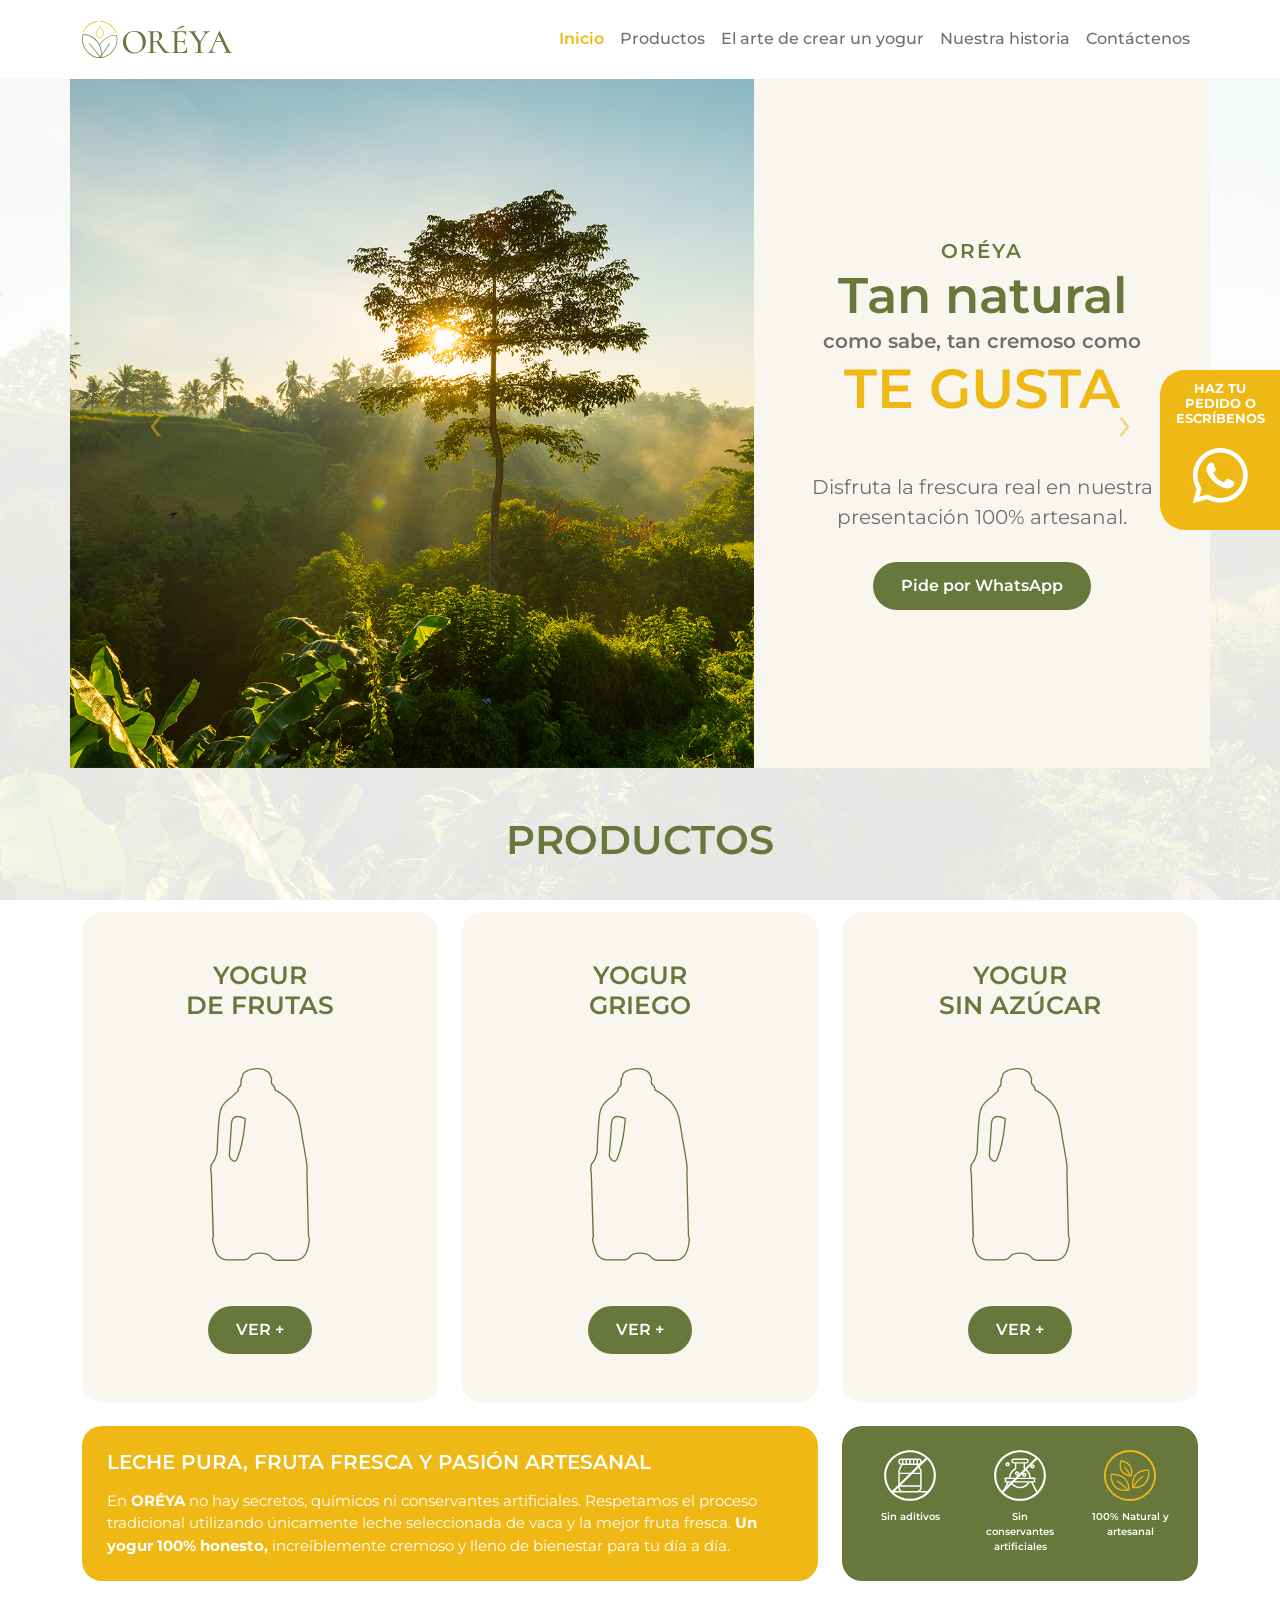
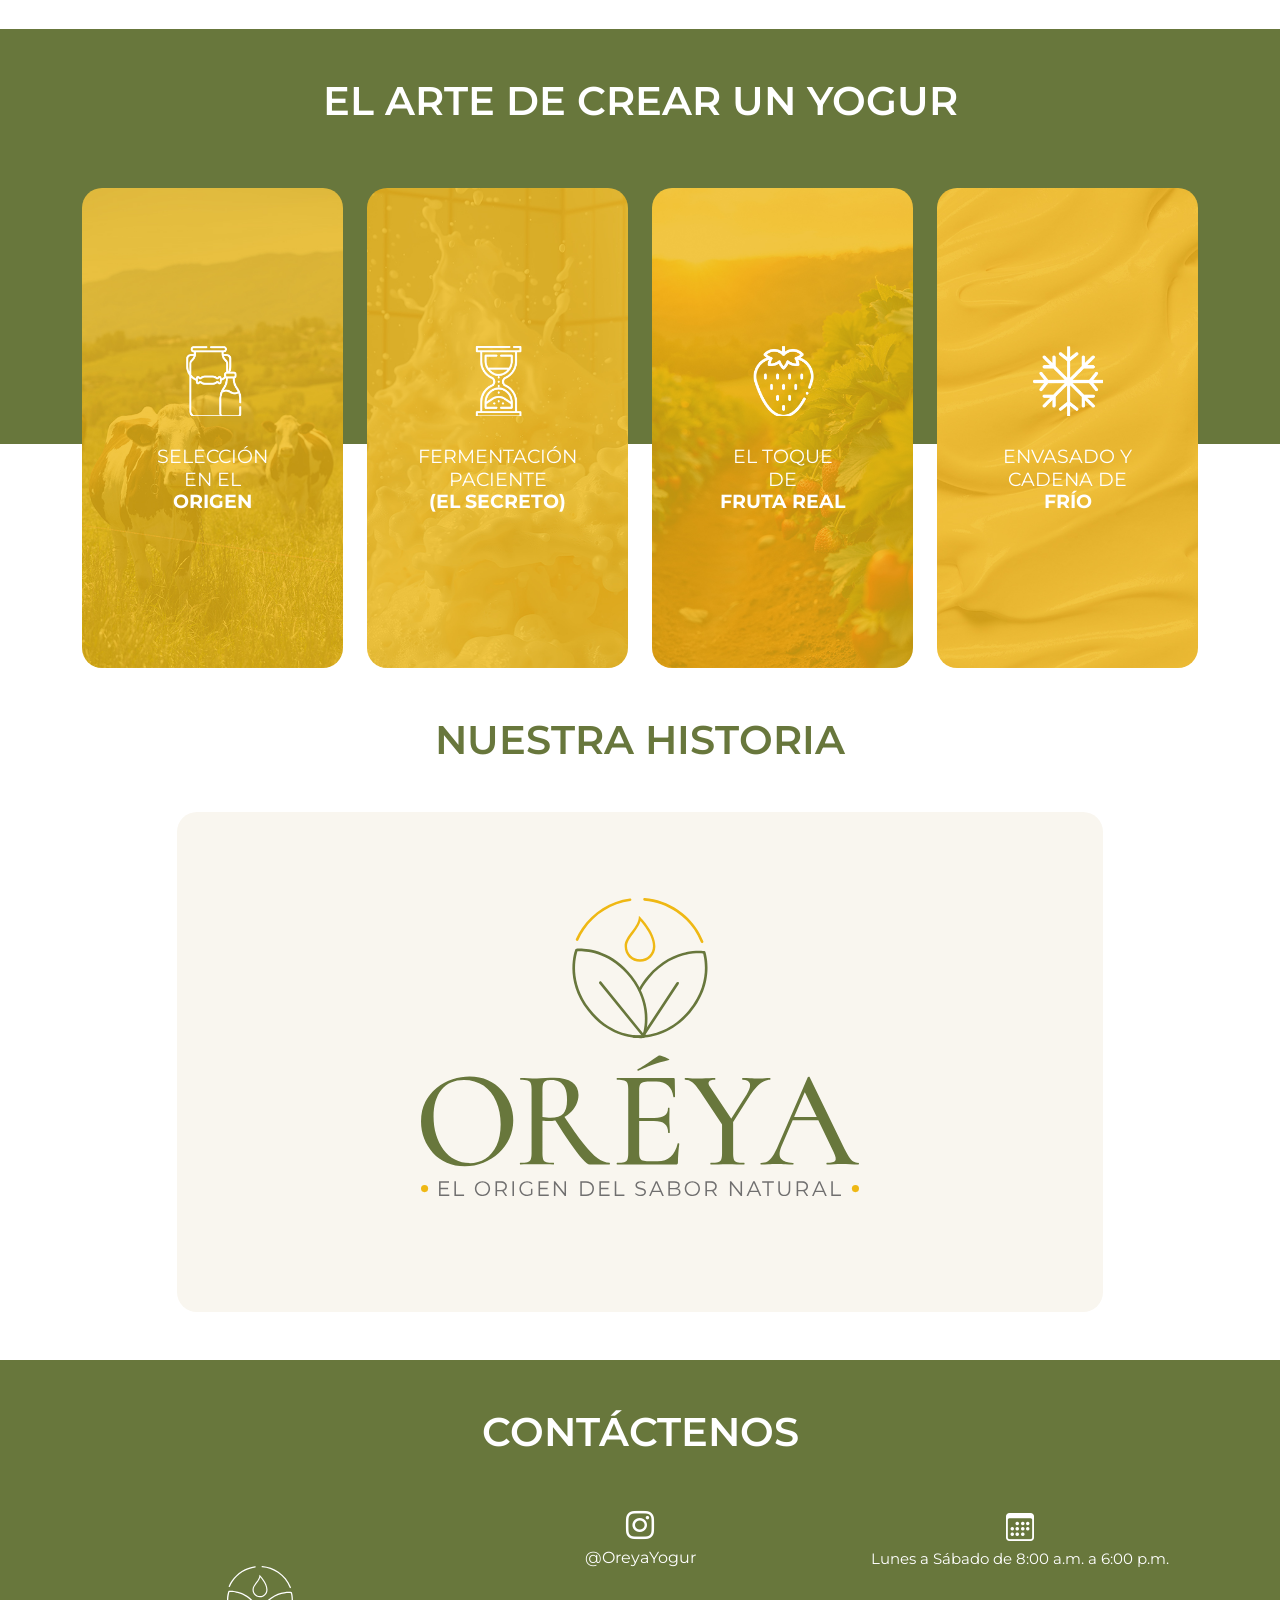
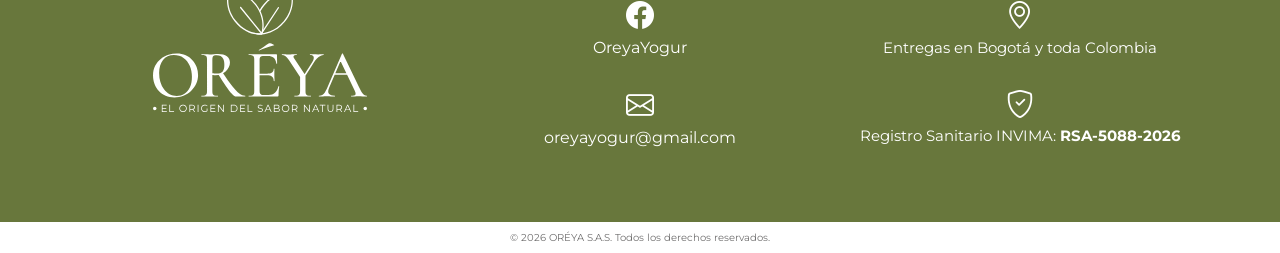
<file: index.html>
<!doctype html>
<html lang="es">

<head>
    <meta charset="utf-8">
    <meta name="viewport" content="width=device-width, initial-scale=1">
    <title>ORÉYA</title>
    <link rel="icon" type="image/png" href="images/favicon.png">
    <!-- =====================================================
         BOOTSTRAP 5
    ====================================================== -->
    <link href="https://cdn.jsdelivr.net/npm/bootstrap@5.3.8/dist/css/bootstrap.min.css" rel="stylesheet">
    <!-- =====================================================
         GOOGLE FONTS
    ====================================================== -->
    <link rel="preconnect" href="https://fonts.googleapis.com">
    <link rel="preconnect" href="https://fonts.gstatic.com" crossorigin>
    <link href="https://fonts.googleapis.com/css2?family=Montserrat:ital,wght@0,100..900;1,100..900&display=swap" rel="stylesheet">
    <!-- =====================================================
         BOOTSTRAP ICONS
    ====================================================== -->
    <link rel="stylesheet" href="https://cdn.jsdelivr.net/npm/bootstrap-icons@1.11.3/font/bootstrap-icons.min.css">
    <!-- =====================================================
         CSS PROPIO
    ====================================================== -->
    <link rel="stylesheet" href="style.css">
</head>

<body>
    <!-- =====================================================
         NAVBAR
    ====================================================== -->
    <nav class="navbar navbar-expand-lg fixed-top bg-white py-3" id="navbar">
        <div class="container">
            <!-- LOGO -->
            <a class="navbar-brand" href="index.html">
                <img src="images/logo-oreya-horizontal.svg" alt="ORÉYA - Yogur artesanal">
            </a>
            <!-- BOTÓN HAMBURGUESA -->
            <button class="navbar-toggler" type="button" data-bs-toggle="collapse" data-bs-target="#navbarPrincipal" aria-controls="navbarPrincipal" aria-expanded="false" aria-label="Abrir menú">
                <span class="navbar-toggler-icon"></span>
            </button>
            <!-- MENÚ -->
            <div class="collapse navbar-collapse" id="navbarPrincipal">
                <ul class="navbar-nav ms-auto">
                    <!-- INICIO -->
                    <li class="nav-item">
                        <a class="nav-link" href="index.html" id="linkInicio">
                            Inicio
                        </a>
                    </li>
                    <!-- PRODUCTOS -->
                    <li class="nav-item">
                        <a class="nav-link" href="productos.html" id="linkProductos">
                            Productos
                        </a>
                    </li>
                    <!-- ARTE -->
                    <li class="nav-item">
                        <a class="nav-link" href="#arte" id="linkArte">
                            El arte de crear un yogur
                        </a>
                    </li>
                    <!-- HISTORIA -->
                    <li class="nav-item">
                        <a class="nav-link" href="#historia" id="linkHistoria">
                            Nuestra historia
                        </a>
                    </li>
                    <!-- CONTACTO -->
                    <li class="nav-item">
                        <a class="nav-link" href="#contacto" id="linkContacto">
                            Contáctenos
                        </a>
                    </li>
                </ul>
            </div>
        </div>
    </nav>
    <!-- =====================================================
         WHATSAPP
    ====================================================== -->
    <a href="https://wa.me/573133770752" class="whatsapp-float" target="_blank" rel="noopener noreferrer" aria-label="Haz tu pedido por WhatsApp">
        <span>
            HAZ TU<br>
            PEDIDO O<br>
            ESCRÍBENOS
        </span>
        <i class="bi bi-whatsapp"></i>
    </a>
    <!-- =====================================================
         CONTENIDO
    ====================================================== -->
    <main>
        <!-- =================================================
             INICIO
        ================================================== -->
        <section class="container espacio-arriba text-center" id="inicio">
            <div class="row">
                <div class="col-12 p-0">
                    <div id="oreyaSlider" class="carousel slide" data-bs-ride="carousel">
                        <div class="carousel-inner">
                            <!-- =================================
                                 SLIDE 1
                            ================================== -->
                            <div class="carousel-item active">
                                <div class="slide">
                                    <div class="slide-image">
                                        <img src="images/banner-mobil.jpg" alt="Yogur artesanal ORÉYA">
                                    </div>
                                    <div class="slide-content">
                                        <span class="slide-tag">
                                            ORÉYA
                                        </span>
                                        <h1>
                                            Tan natural
                                        </h1>
                                        <p>
                                            como sabe, tan cremoso como
                                        </p>
                                        <h2>
                                            TE GUSTA
                                        </h2>
                                        <div class="descripcion">
                                            <p>
                                                Disfruta la frescura real
                                                en nuestra presentación
                                                100% artesanal.
                                            </p>
                                        </div>
                                        <div class="boton-arriba">
                                            <a href="https://wa.me/573133770752" class="slide-btn" target="_blank" rel="noopener noreferrer">
                                                Pide por WhatsApp
                                            </a>
                                        </div>
                                    </div>
                                </div>
                            </div>
                            <!-- =================================
                                 SLIDE 2
                            ================================== -->
                            <div class="carousel-item">
                                <div class="slide">
                                    <div class="slide-image">
                                        <img src="images/banner-mobil.jpg" alt="Yogur artesanal ORÉYA">
                                    </div>
                                    <div class="slide-content">
                                        <span class="slide-tag">
                                            ORÉYA
                                        </span>
                                        <h1>
                                            Tan natural
                                        </h1>
                                        <p>
                                            como sabe, tan cremoso como
                                        </p>
                                        <h2>
                                            TE GUSTA
                                        </h2>
                                        <div class="descripcion">
                                            <p>
                                                Disfruta la frescura real
                                                en nuestra presentación
                                                100% artesanal.
                                            </p>
                                        </div>
                                        <div class="boton-arriba">
                                            <a href="https://wa.me/573133770752" class="slide-btn" target="_blank" rel="noopener noreferrer">
                                                Pide por WhatsApp
                                            </a>
                                        </div>
                                    </div>
                                </div>
                            </div>
                            <!-- =================================
                                 SLIDE 3
                            ================================== -->
                            <div class="carousel-item">
                                <div class="slide">
                                    <div class="slide-image">
                                        <img src="images/banner-mobil.jpg" alt="Yogur artesanal ORÉYA">
                                    </div>
                                    <div class="slide-content">
                                        <span class="slide-tag">
                                            ORÉYA
                                        </span>
                                        <h1>
                                            Tan natural
                                        </h1>
                                        <p>
                                            como sabe, tan cremoso como
                                        </p>
                                        <h2>
                                            TE GUSTA
                                        </h2>
                                        <div class="descripcion">
                                            <p>
                                                Disfruta la frescura real
                                                en nuestra presentación
                                                100% artesanal.
                                            </p>
                                        </div>
                                        <div class="boton-arriba">
                                            <a href="https://wa.me/573133770752" class="slide-btn" target="_blank" rel="noopener noreferrer">
                                                Pide por WhatsApp
                                            </a>
                                        </div>
                                    </div>
                                </div>
                            </div>
                        </div>
                        <!-- ANTERIOR -->
                        <button class="carousel-control-prev" type="button" data-bs-target="#oreyaSlider" data-bs-slide="prev">
                            <span class="slider-arrow">
                                ‹
                            </span>
                            <span class="visually-hidden">
                                Anterior
                            </span>
                        </button>
                        <!-- SIGUIENTE -->
                        <button class="carousel-control-next" type="button" data-bs-target="#oreyaSlider" data-bs-slide="next">
                            <span class="slider-arrow">
                                ›
                            </span>
                            <span class="visually-hidden">
                                Siguiente
                            </span>
                        </button>
                    </div>
                </div>
            </div>
        </section>
        <!-- =================================================
             PRODUCTOS
        ================================================== -->
        <section class="container productos" id="productos">
            <div class="row">
                <div class="col text-center py-5">
                    <h2>
                        PRODUCTOS
                    </h2>
                </div>
            </div>
        </section>
        <div class="container pb-5">
            <div class="row g-4 justify-content-center">
                <!-- PRODUCTO 1 -->
                <div class="col-12 col-md-4">
                    <div class="card producto-card text-center h-100">
                        <h3 class="py-5">
                            YOGUR
                            <br>
                            DE FRUTAS
                        </h3>
                        <img src="images/botella.svg" class="img-fluid" alt="Botella de yogur ORÉYA de frutas">
                        <div class="boton-arriba pb-5">
                            <a href="productos.html#frutas" class="slide-btn">
                                VER +
                            </a>
                        </div>
                    </div>
                </div>
                <!-- PRODUCTO 2 -->
                <div class="col-12 col-md-4">
                    <div class="card producto-card text-center h-100">
                        <h3 class="py-5">
                            YOGUR
                            <br>
                            GRIEGO
                        </h3>
                        <img src="images/botella.svg" class="img-fluid" alt="Botella de yogur ORÉYA griego">
                        <div class="boton-arriba pb-5">
                            <a href="productos.html#griego" class="slide-btn">
                                VER +
                            </a>
                        </div>
                    </div>
                </div>
                <!-- PRODUCTO 3 -->
                <div class="col-12 col-md-4">
                    <div class="card producto-card text-center h-100">
                        <h3 class="py-5">
                            YOGUR
                            <br>
                            SIN AZÚCAR
                        </h3>
                        <img src="images/botella.svg" class="img-fluid" alt="Botella de yogur ORÉYA sin azúcar">
                        <div class="boton-arriba pb-5">
                            <a href="productos.html#sin" class="slide-btn">
                                VER +
                            </a>
                        </div>
                    </div>
                </div>
                <!-- DESCRIPCIÓN -->
                <div class="col-12 col-md-8">
                    <div class="card producto-card-1 text-center text-lg-start py-4">
                        <h5 class="pb-3 m-0">
                            Leche pura, fruta fresca
                            y pasión artesanal
                        </h5>
                        <p class="m-0">
                            En <b>ORÉYA</b> no hay secretos,
                            químicos ni conservantes artificiales.
                            Respetamos el proceso tradicional
                            utilizando únicamente leche seleccionada
                            de vaca y la mejor fruta fresca.
                            <b>
                                Un yogur 100% honesto,
                            </b>
                            increíblemente cremoso y lleno de bienestar
                            para tu día a día.
                        </p>
                    </div>
                </div>
                <!-- CARACTERÍSTICAS -->
                <div class="col-12 col-md-4">
                    <div class="card producto-card-2 text-center h-100">
                        <div class="row">
                            <!-- SIN ADITIVOS -->
                            <div class="col-4 col-md-6 col-lg-4">
                                <div class="card-body pt-3 pt-lg-4">
                                    <img src="images/aditivos.svg" class="img-fluid" alt="Producto sin aditivos">
                                    <p class="m-0 pt-2 pb-3">
                                        Sin aditivos
                                    </p>
                                </div>
                            </div>
                            <!-- SIN CONSERVANTES -->
                            <div class="col-4 col-md-6 col-lg-4">
                                <div class="card-body pt-3 pt-lg-4">
                                    <img src="images/conservantes.svg" class="img-fluid" alt="Producto sin conservantes artificiales">
                                    <p class="m-0 pt-2 pb-3">
                                        Sin conservantes artificiales
                                    </p>
                                </div>
                            </div>
                            <!-- NATURAL -->
                            <div class="col-4 col-md-6 col-lg-4">
                                <div class="card-body pt-3 pt-lg-4">
                                    <img src="images/natural.svg" class="img-fluid" alt="Producto 100% natural y artesanal">
                                    <p class="m-0 pt-2 pb-3">
                                        100% Natural y artesanal
                                    </p>
                                </div>
                            </div>
                        </div>
                    </div>
                </div>
            </div>
        </div>
        <!-- =================================================
             ARTE
        ================================================== -->
        <section class="container-fluid arte" id="arte">
            <div class="container">
                <div class="row">
                    <div class="col-12 text-center py-5">
                        <h2>
                            EL ARTE DE CREAR UN YOGUR
                        </h2>
                    </div>
                </div>
            </div>
        </section>
        <!-- =================================================
             TARJETAS ARTE
        ================================================== -->
        <section class="container-fluid arte-2">
            <div class="container pb-5">
                <div class="row g-4 justify-content-center">
                    <!-- =====================================
                         ARTE 1
                    ====================================== -->
                    <div class="col-12 col-md-6 col-lg-3">
                        <div class="card arte-card arte-card-1 text-center h-100">
                            <!-- CONTENIDO ORIGINAL -->
                            <div class="arte-contenido">
                                <img src="images/cantimplora.svg" class="img-fluid pt-5 pt-lg-1" alt="">
                                <h3>
                                    SELECCIÓN
                                    <br>
                                    EN EL
                                    <br>
                                    <b>ORIGEN</b>
                                </h3>
                                <div class="boton-arriba-1 pb-5 d-block d-lg-none">
                                    <a class="slide-btn">
                                        TOCA AQUÍ
                                    </a>
                                </div>
                            </div>
                            <!-- CONTENIDO HOVER -->
                            <div class="arte-hover">
                                <h3>
                                    MATERIA PRIMA CON PROPÓSITO
                                </h3>
                                <p>
                                    Todo comienza con la recolección de
                                    <b>leche pura de vaca,</b>
                                    seleccionada bajo estrictos estándares
                                    de frescura, y frutas locales en su punto
                                    óptimo de maduración.
                                    Si no es
                                    <b>fresco y natural,</b>
                                    no entra en nuestra cocina.
                                </p>
                            </div>
                        </div>
                    </div>
                    <!-- =====================================
                         ARTE 2
                    ====================================== -->
                    <div class="col-12 col-md-6 col-lg-3">
                        <div class="card arte-card arte-card-2 text-center h-100">
                            <!-- CONTENIDO ORIGINAL -->
                            <div class="arte-contenido">
                                <img src="images/reloj.svg" class="img-fluid pt-5 pt-lg-1" alt="">
                                <h3>
                                    FERMENTACIÓN
                                    <br>
                                    PACIENTE
                                    <br>
                                    <b>(EL SECRETO)</b>
                                </h3>
                                <div class="boton-arriba-1 pb-5 d-block d-lg-none">
                                    <a class="slide-btn">
                                        TOCA AQUÍ
                                    </a>
                                </div>
                            </div>
                            <!-- CONTENIDO HOVER -->
                            <div class="arte-hover">
                                <h3>
                                    SIN PRISA, SIN QUÍMICOS
                                </h3>
                                <p>
                                    <b>
                                        No utilizamos espesantes artificiales
                                    </b>
                                    ni gelatinas para lograr la textura.
                                    Respetamos los tiempos de la fermentación
                                    tradicional controlada, permitiendo que el
                                    yogur desarrolle su
                                    <b>
                                        textura cremosa única de forma 100% natural.
                                    </b>
                                </p>
                            </div>
                        </div>
                    </div>
                    <!-- =====================================
                         ARTE 3
                    ====================================== -->
                    <div class="col-12 col-md-6 col-lg-3">
                        <div class="card arte-card arte-card-3 text-center h-100">
                            <!-- CONTENIDO ORIGINAL -->
                            <div class="arte-contenido">
                                <img src="images/fresa.svg" class="img-fluid pt-5 pt-lg-1" alt="">
                                <h3>
                                    EL TOQUE
                                    <br>
                                    DE
                                    <br>
                                    <b>FRUTA REAL</b>
                                </h3>
                                <div class="boton-arriba-1 pb-5 d-block d-lg-none">
                                    <a class="slide-btn">
                                        TOCA AQUÍ
                                    </a>
                                </div>
                            </div>
                            <!-- CONTENIDO HOVER -->
                            <div class="arte-hover">
                                <h3>
                                    SABOR DE VERDAD
                                </h3>
                                <p>
                                    Preparamos artesanalmente la fruta fresca
                                    que va en la base de cada frasco.
                                    <b>
                                        Equilibramos el dulce de forma sutil
                                    </b>
                                    para que el protagonista sea siempre el
                                    sabor vivo y auténtico de la naturaleza.
                                </p>
                            </div>
                        </div>
                    </div>
                    <!-- =====================================
                         ARTE 4
                    ====================================== -->
                    <div class="col-12 col-md-6 col-lg-3">
                        <div class="card arte-card arte-card-4 text-center h-100">
                            <!-- CONTENIDO ORIGINAL -->
                            <div class="arte-contenido">
                                <img src="images/hielo.svg" class="img-fluid pt-5 pt-lg-1" alt="">
                                <h3>
                                    ENVASADO Y
                                    <br>
                                    CADENA DE
                                    <br>
                                    <b>FRÍO</b>
                                </h3>
                                <div class="boton-arriba-1 pb-5 d-block d-lg-none">
                                    <a class="slide-btn">
                                        TOCA AQUÍ
                                    </a>
                                </div>
                            </div>
                            <!-- CONTENIDO HOVER -->
                            <div class="arte-hover">
                                <h3>
                                    FRESCURA GARANTIZADA
                                </h3>
                                <p>
                                    Envasamos cada lote bajo rigurosos
                                    procesos higiénicos en nuestra
                                    presentación premium y lo mantenemos
                                    en refrigeración estricta
                                    <b>
                                        (entre 2 °C y 4 °C)
                                    </b>
                                    para que llegue a tu mesa tan fresco
                                    como el primer día.
                                </p>
                            </div>
                        </div>
                    </div>
                </div>
            </div>
        </section>
        <!-- =================================================
             HISTORIA
        ================================================== -->
        <section class="container productos" id="historia">
            <div class="row">
                <div class="col text-center">
                    <h2>
                        NUESTRA HISTORIA
                    </h2>
                </div>
            </div>
        </section>
        <section class="container productos my-5">
            <div class="row justify-content-center">
                <div class="col-12 col-lg-10">
                    <div class="card nuestra-card text-center h-100">
                        <!-- =================================
                             CONTENIDO NORMAL
                        ================================== -->
                        <div class="historia-portada">
                            <img src="images/logo-oreya-vertical.svg" class="img-fluid" alt="Logo de ORÉYA">
                            <!-- SOLO MOBILE -->
                            <div class="boton-arriba d-block d-lg-none">
                                <a href="#" class="slide-btn" id="botonHistoria">
                                    TOCA AQUÍ
                                </a>
                            </div>
                        </div>
                        <!-- =================================
                             CONTENIDO HISTORIA
                        ================================== -->
                        <div class="historia-hover">
                            <!-- LOGO -->
                            <img src="images/logo-oreya-horizontal-slogan.svg" class="img-fluid historia-logo pb-5" alt="Logo de ORÉYA">
                            <!-- TITULAR -->
                            <h3>
                                DOS CAMINOS, UN MISMO PROPÓSITO
                            </h3>
                            <!-- DOS COLUMNAS -->
                            <div class="row g-4 historia-texto w-100">
                                <!-- COLUMNA 1 -->
                                <div class="col-12 col-md-6 text-start">
                                    <p>
                                        <b>El Origen</b>
                                        <br><br>
                                        Toda gran obra comienza con un propósito, y creemos que el nuestro fue escrito por
                                        <strong>Dios</strong> mucho antes de que existiera <b>ORÉYA.</b>
                                        <br><br>
                                        Durante años caminamos por <strong>diferentes países persiguiendo sueños,</strong> aprendiendo, creciendo y enfrentando desafíos que transformaron nuestra manera de ver la vida. Mientras uno desarrollaba el pensamiento jurídico y estratégico, el otro perfeccionaba el arte del diseño y la creatividad.
                                        <br><br>
                                        <strong>Dos caminos distintos. Un mismo propósito.</strong>
                                        <br><br>
                                        <b>El Nacimiento de ORÉYA</b>
                                        <br><br>
                                        Comprendimos que <strong>Dios no nos estaba preparando</strong> únicamente para tener un empleo, sino para construir algo que trascendiera. <strong>Así nació</strong> <b>ORÉYA.</b><br><br>
                                        No nació en una oficina, ni nació en una fábrica. Nació en la <strong>fe</strong> de creer que los talentos que <strong>Dios</strong> puso en nuestras manos
                                    </p>
                                </div>
                                <!-- COLUMNA 2 -->
                                <div class="col-12 col-md-6 text-start">
                                    <p>
                                        debían convertirse en una empresa que reflejara excelencia, honestidad y servicio.
                                        <br><br>
                                        Oréya es una creación original que une dos conceptos del hebreo bíblico: <strong>"Or" (Luz) y "Yah" (Dios).</strong>
                                        <br><br>
                                        Simboliza la luz que proviene del <strong>Creador y el origen de la vida que nutre,</strong> recordándonos el regreso a lo puro y natural.
                                        <br><br>
                                        <b>Nuestro Compromiso</b>
                                        <br><br>
                                        Cada producto que desarrollamos representa nuestro compromiso de hacer las cosas con
                                        <strong>calidad, integridad y amor por las personas.</strong>
                                        <br><br>
                                        Creemos que el éxito no se mide únicamente por las ventas, sino por el impacto positivo
                                        que dejamos en quienes confían en nosotros.
                                        <br><br>
                                        Porque cuando <strong>Dios</strong> dirige el camino, el trabajo adquiere un propósito mayor.
                                    </p>
                                </div>
                            </div>
                        </div>
                    </div>
                </div>
            </div>
        </section>
        <!-- =================================================
             CONTACTO
        ================================================== -->
        <section class="contacto py-5" id="contacto">
            <div class="container">
                <div class="row">
                    <div class="col-12 text-center mb-5">
                        <h2>
                            CONTÁCTENOS
                        </h2>
                    </div>
                </div>
                <div class="row text-center align-items-center">
                    <!-- LOGO -->
                    <div class="col-12 col-md-4 mb-5 mb-md-0">
                        <img src="images/logo-oreya-vertical-blanco.svg" alt="ORÉYA - Yogur artesanal" class="img-fluid contacto-logo">
                    </div>
                    <!-- REDES -->
                    <div class="col-12 col-md-4">
                        <!-- INSTAGRAM -->
                        <div class="mb-4">
                            <i class="bi bi-instagram fs-3"></i>
                            <br>
                            <a href="https://www.instagram.com/oreyayogur" target="_blank" rel="noopener noreferrer">
                                @OreyaYogur
                            </a>
                        </div>
                        <!-- FACEBOOK -->
                        <div class="mb-4">
                            <i class="bi bi-facebook fs-3"></i>
                            <br>
                            <a href="https://www.facebook.com/profile.php?id=61593833847556" target="_blank" rel="noopener noreferrer">
                                OreyaYogur
                            </a>
                        </div>
                        <!-- EMAIL -->
                        <div class="mb-4">
                            <i class="bi bi-envelope fs-3"></i>
                            <br>
                            <a href="mailto:oreyayogur@gmail.com">
                                oreyayogur@gmail.com
                            </a>
                        </div>
                    </div>
                    <!-- INFORMACIÓN -->
                    <div class="col-12 col-md-4">
                        <!-- HORARIO -->
                        <div class="mb-4">
                            <i class="bi bi-calendar3 fs-3"></i>
                            <p>
                                Lunes a Sábado
                                de 8:00 a.m. a 6:00 p.m.
                            </p>
                        </div>
                        <!-- UBICACIÓN -->
                        <div class="mb-4">
                            <i class="bi bi-geo-alt fs-3"></i>
                            <p>
                                Entregas en Bogotá
                                y toda Colombia
                            </p>
                        </div>
                        <!-- INVIMA -->
                        <div class="mb-4">
                            <i class="bi bi-shield-check fs-3"></i>
                            <p>
                                Registro Sanitario INVIMA:
                                <b>
                                    RSA-5088-2026
                                </b>
                            </p>
                        </div>
                    </div>
                </div>
            </div>
        </section>
    </main>
    <!-- =====================================================
         FOOTER
    ====================================================== -->
    <footer class="container-fluid pie bg-white text-center py-2">
        <p>
            © 2026 ORÉYA S.A.S.
            Todos los derechos reservados.
        </p>
    </footer>
    <!-- =====================================================
         BOOTSTRAP JS
    ====================================================== -->
    <script src="https://cdn.jsdelivr.net/npm/bootstrap@5.3.8/dist/js/bootstrap.bundle.min.js">
    </script>
    <!-- =====================================================
         MENÚ + ARTE + HISTORIA
    ====================================================== -->
    <script>
    document.addEventListener(
        "DOMContentLoaded",
        function() {

            /* ==========================================
               ELEMENTOS NAVBAR
            ========================================== */

            const enlaces =
                document.querySelectorAll(
                    "#navbarPrincipal .nav-link"
                );


            const linkInicio =
                document.getElementById(
                    "linkInicio"
                );


            const linkProductos =
                document.getElementById(
                    "linkProductos"
                );


            const linkArte =
                document.getElementById(
                    "linkArte"
                );


            const linkHistoria =
                document.getElementById(
                    "linkHistoria"
                );


            const linkContacto =
                document.getElementById(
                    "linkContacto"
                );


            const navbarPrincipal =
                document.getElementById(
                    "navbarPrincipal"
                );


            /* ==========================================
               QUITAR ACTIVE
            ========================================== */

            function quitarActive() {

                enlaces.forEach(
                    function(enlace) {

                        enlace.classList.remove(
                            "active"
                        );

                    }
                );

            }


            /* ==========================================
               CERRAR MENÚ MÓVIL
            ========================================== */

            function cerrarMenu() {

                const instancia =
                    bootstrap.Collapse.getInstance(
                        navbarPrincipal
                    );


                if (instancia) {

                    instancia.hide();

                }

            }


            /* ==========================================
               PÁGINA ACTUAL
            ========================================== */

            const paginaActual =
                window.location.pathname
                .split("/")
                .pop() ||
                "index.html";


            /* ==========================================
               ESTADO INICIAL
            ========================================== */

            quitarActive();


            if (
                paginaActual ===
                "productos.html"
            ) {

                linkProductos.classList.add(
                    "active"
                );

            } else if (
                paginaActual ===
                "arte.html"
            ) {

                linkArte.classList.add(
                    "active"
                );

            } else if (
                paginaActual ===
                "historia.html"
            ) {

                linkHistoria.classList.add(
                    "active"
                );

            } else {

                if (
                    window.location.hash ===
                    "#contacto"
                ) {

                    linkContacto.classList.add(
                        "active"
                    );

                } else {

                    linkInicio.classList.add(
                        "active"
                    );

                }

            }


            /* ==========================================
               CLIC EN LOS ENLACES
            ========================================== */

            enlaces.forEach(
                function(enlace) {

                    enlace.addEventListener(
                        "click",
                        function() {

                            if (
                                this.id ===
                                "linkContacto"
                            ) {

                                quitarActive();

                                linkContacto.classList.add(
                                    "active"
                                );

                                cerrarMenu();

                                return;

                            }


                            if (
                                this.id ===
                                "linkInicio"
                            ) {

                                quitarActive();

                                linkInicio.classList.add(
                                    "active"
                                );

                                cerrarMenu();

                                return;

                            }


                            quitarActive();

                            this.classList.add(
                                "active"
                            );

                            cerrarMenu();

                        }
                    );

                }
            );


            /* ==========================================
               CAMBIO DEL HASH
            ========================================== */

            window.addEventListener(
                "hashchange",
                function() {

                    if (
                        window.location.hash ===
                        "#contacto"
                    ) {

                        quitarActive();

                        linkContacto.classList.add(
                            "active"
                        );

                    }

                }
            );


            /* ==========================================
               ARTE - CLICK EN MOBILE
            ========================================== */

            const tarjetasArte =
                document.querySelectorAll(
                    ".arte-card"
                );


            tarjetasArte.forEach(
                function(tarjeta) {

                    tarjeta.addEventListener(
                        "click",
                        function(e) {

                            /*
                             * Solo activamos el comportamiento
                             * de click en pantallas pequeñas.
                             */

                            if (
                                window.innerWidth <= 768
                            ) {

                                /*
                                 * Evita que el botón
                                 * navegue.
                                 */

                                if (
                                    e.target.closest("a")
                                ) {

                                    e.preventDefault();

                                }


                                /*
                                 * Cerramos las demás tarjetas.
                                 */

                                tarjetasArte.forEach(
                                    function(otraTarjeta) {

                                        if (
                                            otraTarjeta !== tarjeta
                                        ) {

                                            otraTarjeta.classList.remove(
                                                "mostrar-info"
                                            );

                                        }

                                    }
                                );


                                /*
                                 * Abrir / cerrar tarjeta.
                                 */

                                tarjeta.classList.toggle(
                                    "mostrar-info"
                                );

                            }

                        }
                    );

                }
            );


            /* ==========================================
               HISTORIA - CLICK EN MOBILE
            ========================================== */

            const botonHistoria =
                document.getElementById(
                    "botonHistoria"
                );


            const tarjetaHistoria =
                document.querySelector(
                    ".nuestra-card"
                );


            if (
                botonHistoria &&
                tarjetaHistoria
            ) {

                botonHistoria.addEventListener(
                    "click",
                    function(e) {

                        e.preventDefault();


                        tarjetaHistoria.classList.toggle(
                            "mostrar-historia"
                        );

                    }
                );

            }


        }
    );
    </script>
</body>

</html>
</file>
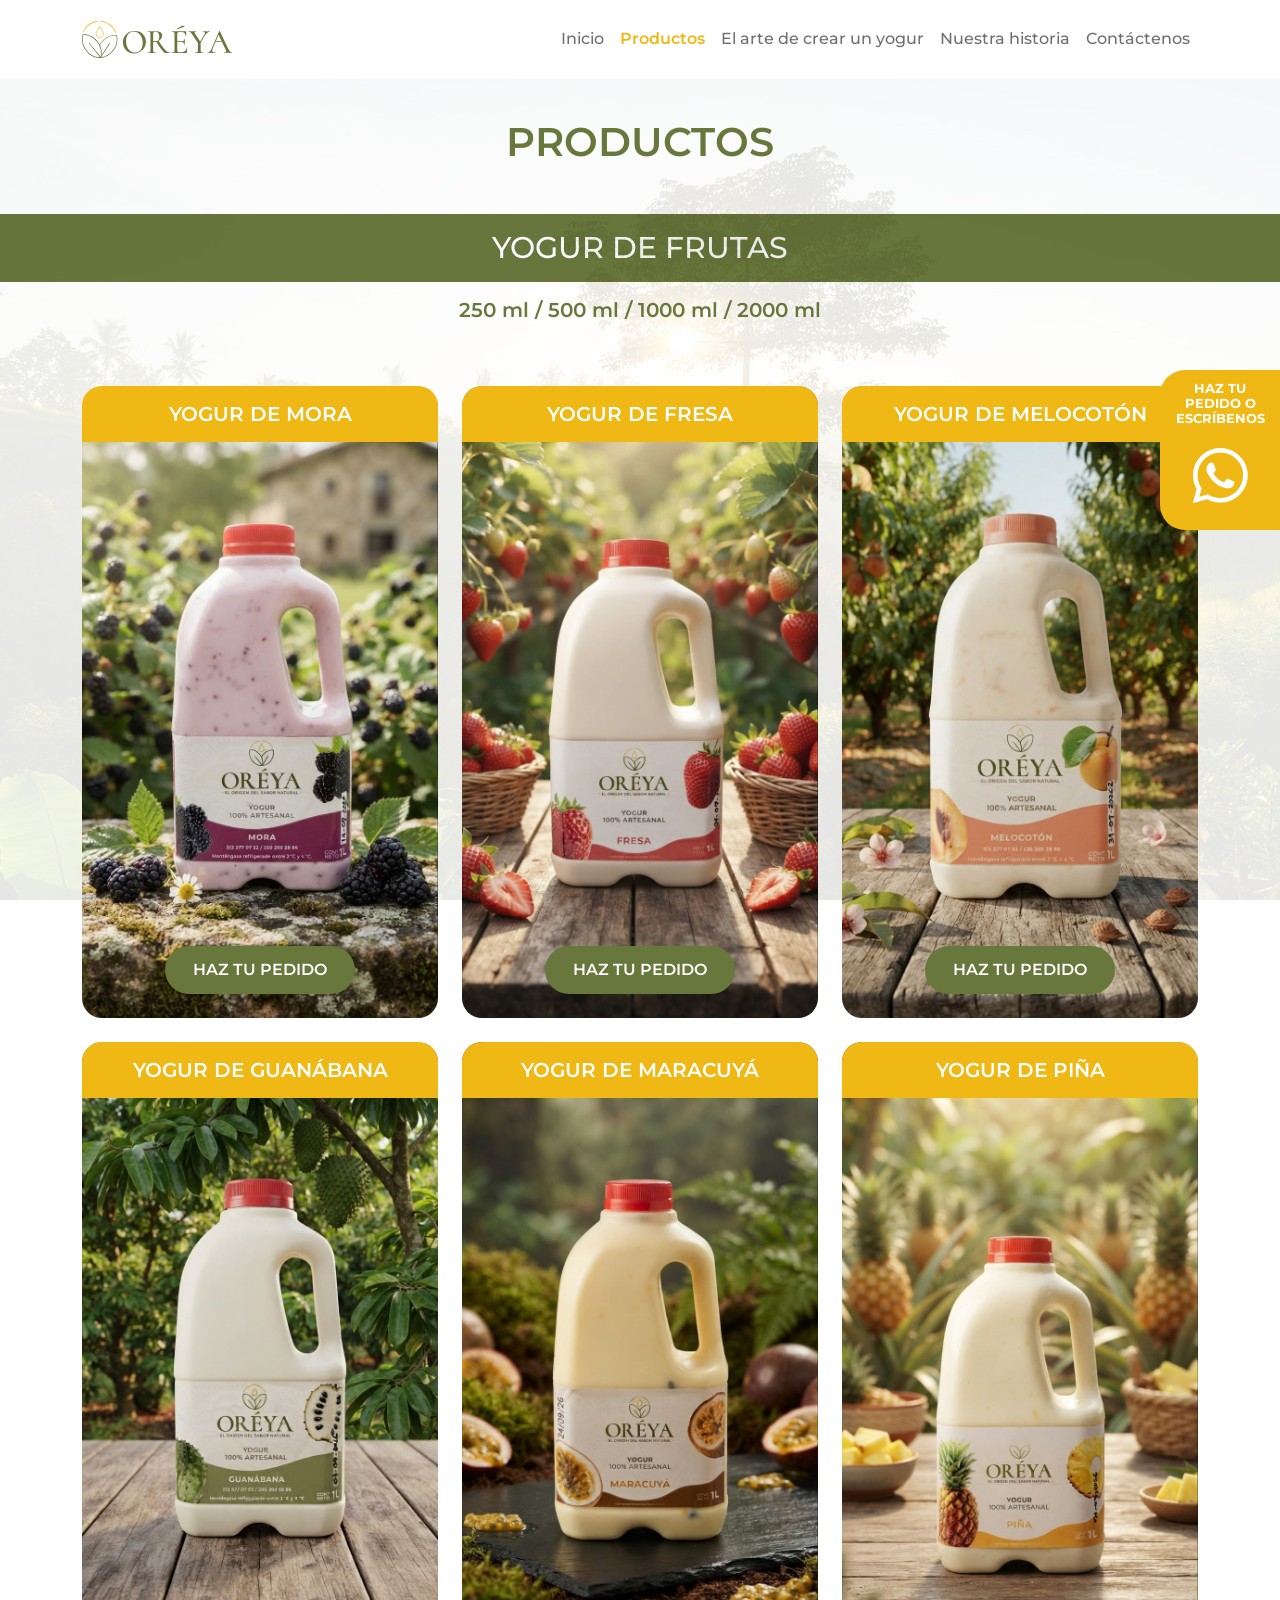
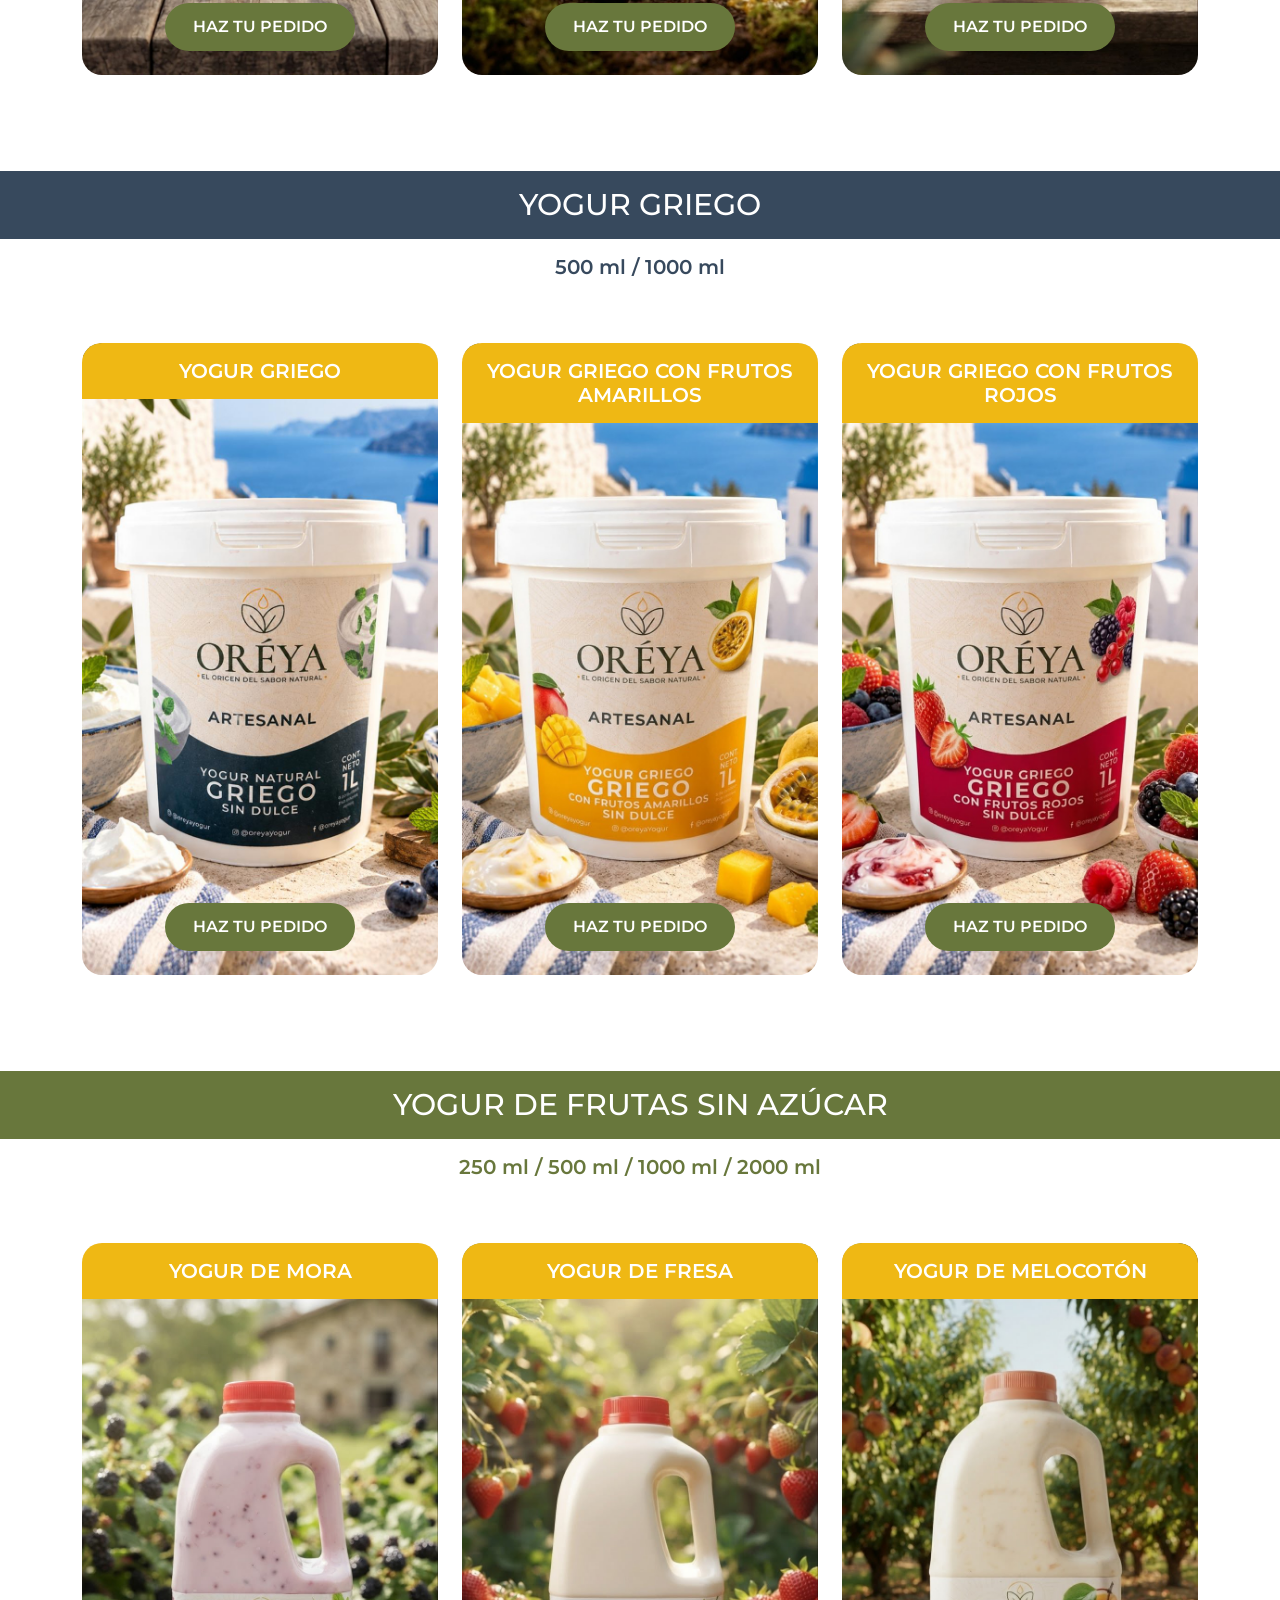
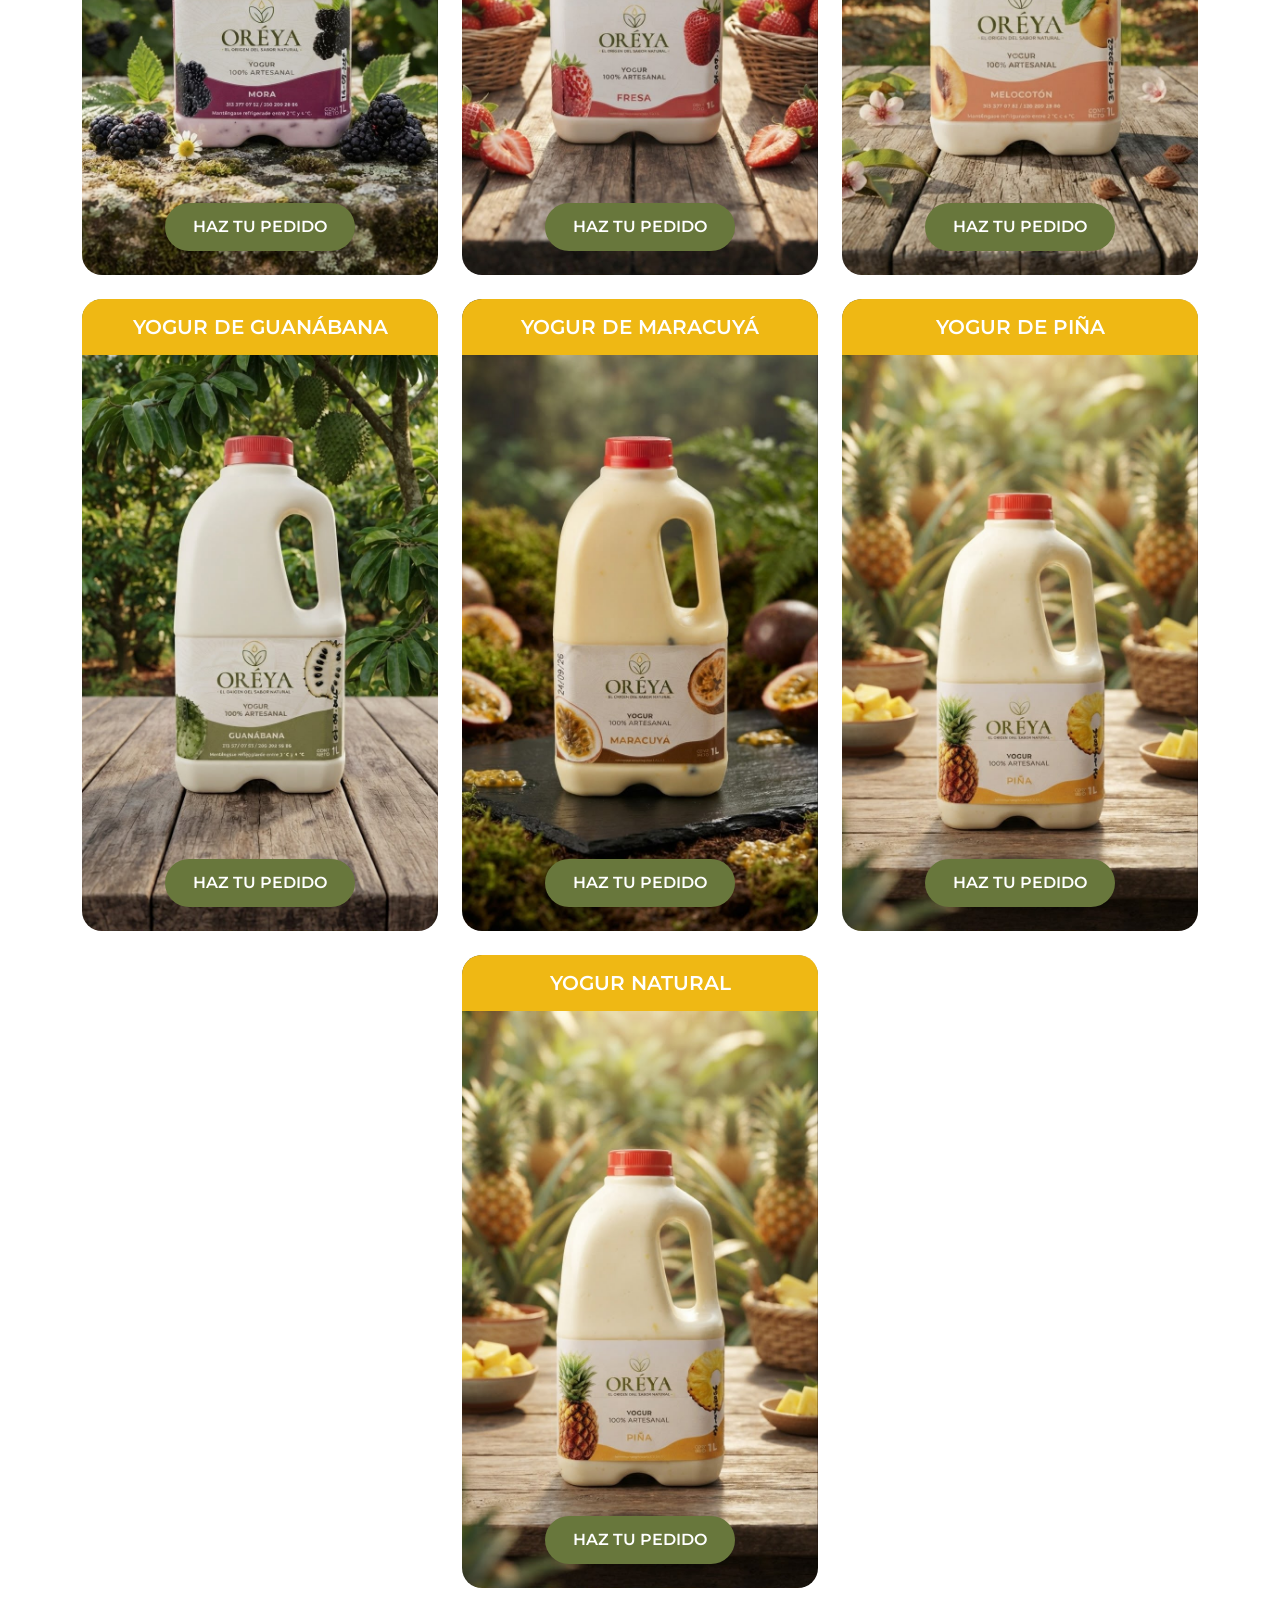
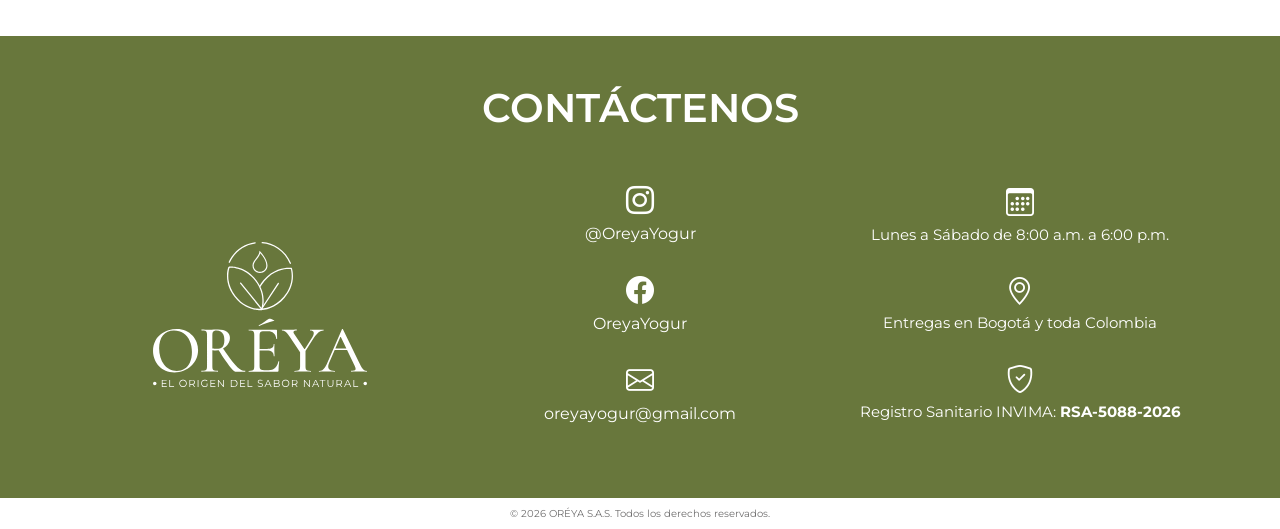
<file: productos.html>
<!doctype html>
<html lang="es">

<head>
    <meta charset="utf-8">
    <meta name="viewport" content="width=device-width, initial-scale=1">
    <title>ORÉYA | Productos</title>
    <link rel="icon" type="image/png" href="images/favicon.png">
    <!-- =====================================================
         BOOTSTRAP 5
    ====================================================== -->
    <link href="https://cdn.jsdelivr.net/npm/bootstrap@5.3.8/dist/css/bootstrap.min.css" rel="stylesheet">
    <!-- =====================================================
         GOOGLE FONTS
    ====================================================== -->
    <link rel="preconnect" href="https://fonts.googleapis.com">
    <link rel="preconnect" href="https://fonts.gstatic.com" crossorigin>
    <link href="https://fonts.googleapis.com/css2?family=Montserrat:ital,wght@0,100..900;1,100..900&display=swap" rel="stylesheet">
    <!-- =====================================================
         BOOTSTRAP ICONS
    ====================================================== -->
    <link rel="stylesheet" href="https://cdn.jsdelivr.net/npm/bootstrap-icons@1.11.3/font/bootstrap-icons.min.css">
    <!-- =====================================================
         CSS PROPIO
    ====================================================== -->
    <link rel="stylesheet" href="style.css">
</head>

<body>
    <!-- =====================================================
         NAVBAR
    ====================================================== -->
    <nav class="navbar navbar-expand-lg fixed-top bg-white py-3" id="navbar">
        <div class="container">
            <!-- LOGO -->
            <a class="navbar-brand" href="index.html">
                <img src="images/logo-oreya-horizontal.svg" alt="ORÉYA">
            </a>
            <!-- BOTÓN HAMBURGUESA -->
            <button class="navbar-toggler" type="button" data-bs-toggle="collapse" data-bs-target="#navbarPrincipal" aria-controls="navbarPrincipal" aria-expanded="false" aria-label="Abrir menú">
                <span class="navbar-toggler-icon"></span>
            </button>
            <!-- MENÚ -->
            <div class="collapse navbar-collapse" id="navbarPrincipal">
                <ul class="navbar-nav ms-auto">
                    <!-- INICIO -->
                    <li class="nav-item">
                        <a class="nav-link" href="index.html" id="linkInicio">
                            Inicio
                        </a>
                    </li>
                    <!-- PRODUCTOS -->
                    <li class="nav-item">
                        <a class="nav-link" href="productos.html" id="linkProductos">
                            Productos
                        </a>
                    </li>
                    <!-- ARTE -->
                    <li class="nav-item">
                        <a class="nav-link" href="index.html#arte" id="linkArte">
                            El arte de crear un yogur
                        </a>
                    </li>
                    <!-- HISTORIA -->
                    <li class="nav-item">
                        <a class="nav-link" href="index.html#historia" id="linkHistoria">
                            Nuestra historia
                        </a>
                    </li>
                    <!-- CONTACTO -->
                    <li class="nav-item">
                        <a class="nav-link" href="#contacto" id="linkContacto">
                            Contáctenos
                        </a>
                    </li>
                </ul>
            </div>
        </div>
    </nav>
    <!-- =====================================================
         WHATSAPP
    ====================================================== -->
    <a href="https://wa.me/573133770752" class="whatsapp-float" target="_blank" rel="noopener noreferrer" aria-label="Haz tu pedido o escríbenos por WhatsApp">
        <span>
            HAZ TU<br>
            PEDIDO O<br>
            ESCRÍBENOS
        </span>
        <i class="bi bi-whatsapp"></i>
    </a>
    <!-- =====================================================
         CONTENIDO PRINCIPAL
    ====================================================== -->
    <main>
        <!-- =================================================
             TÍTULO PRODUCTOS
        ================================================== -->
        <section class="container-fluid productos interna-productos" id="productos">
            <div class="row">
                <div class="col-12 text-center pt-5">
                    <h2 class="m-0">
                        PRODUCTOS
                    </h2>
                </div>
            </div>
        </section>
        <!-- =================================================
             YOGUR DE FRUTAS
        ================================================== -->
        <section class="container-fluid mt-5">
            <div class="row">
                <div class="col-12 text-center py-3 frutas" id="frutas">
                    <h3 class="m-0">
                        YOGUR DE FRUTAS
                    </h3>
                </div>
                <div class="col-12 text-center py-3 presentaciones" id="frutas">
                    <h4 class="m-0">
                        250 ml / 500 ml / 1000 ml / 2000 ml
                    </h4>
                </div>
            </div>
        </section>
        <!-- =================================================
             PRODUCTOS DE FRUTAS
        ================================================== -->
        <div class="container py-5">
            <div class="row g-4 justify-content-center">
                <!-- ==============================
                     MORA
                =============================== -->
                <div class="col-12 col-md-4 subir">
                    <div class="position-relative overflow-hidden borde">
                        <img src="images/mora.jpeg" class="img-fluid w-100 d-block" alt="Yogur de mora ORÉYA">
                        <h3 class="position-absolute top-0 start-0 w-100 text-center text-white py-3 m-0 titular-fondo">
                            YOGUR DE MORA
                        </h3>
                        <div class="position-absolute bottom-0 start-0 w-100 text-center pb-4">
                            <a href="https://wa.me/573133770752" class="slide-btn" target="_blank" rel="noopener noreferrer">
                                HAZ TU PEDIDO
                            </a>
                        </div>
                    </div>
                </div>
                <!-- ==============================
                     FRESA
                =============================== -->
                <div class="col-12 col-md-4 subir">
                    <div class="position-relative overflow-hidden borde">
                        <img src="images/fresa.jpeg" class="img-fluid w-100 d-block" alt="Yogur de fresa ORÉYA">
                        <h3 class="position-absolute top-0 start-0 w-100 text-center text-white py-3 m-0 titular-fondo">
                            YOGUR DE FRESA
                        </h3>
                        <div class="position-absolute bottom-0 start-0 w-100 text-center pb-4">
                            <a href="https://wa.me/573133770752" class="slide-btn" target="_blank" rel="noopener noreferrer">
                                HAZ TU PEDIDO
                            </a>
                        </div>
                    </div>
                </div>
                <!-- ==============================
                     MELOCOTÓN
                =============================== -->
                <div class="col-12 col-md-4 subir">
                    <div class="position-relative overflow-hidden borde">
                        <img src="images/melocoton.jpeg" class="img-fluid w-100 d-block" alt="Yogur de melocotón ORÉYA">
                        <h3 class="position-absolute top-0 start-0 w-100 text-center text-white py-3 m-0 titular-fondo">
                            YOGUR DE MELOCOTÓN
                        </h3>
                        <div class="position-absolute bottom-0 start-0 w-100 text-center pb-4">
                            <a href="https://wa.me/573133770752" class="slide-btn" target="_blank" rel="noopener noreferrer">
                                HAZ TU PEDIDO
                            </a>
                        </div>
                    </div>
                </div>
                <!-- ==============================
                     GUANÁBANA
                =============================== -->
                <div class="col-12 col-md-4 subir">
                    <div class="position-relative overflow-hidden borde">
                        <img src="images/guanabana.jpeg" class="img-fluid w-100 d-block" alt="Yogur de guanábana ORÉYA">
                        <h3 class="position-absolute top-0 start-0 w-100 text-center text-white py-3 m-0 titular-fondo">
                            YOGUR DE GUANÁBANA
                        </h3>
                        <div class="position-absolute bottom-0 start-0 w-100 text-center pb-4">
                            <a href="https://wa.me/573133770752" class="slide-btn" target="_blank" rel="noopener noreferrer">
                                HAZ TU PEDIDO
                            </a>
                        </div>
                    </div>
                </div>
                <!-- ==============================
                     MARACUYÁ
                =============================== -->
                <div class="col-12 col-md-4 subir">
                    <div class="position-relative overflow-hidden borde">
                        <img src="images/maracuya.jpeg" class="img-fluid w-100 d-block" alt="Yogur de maracuyá ORÉYA">
                        <h3 class="position-absolute top-0 start-0 w-100 text-center text-white py-3 m-0 titular-fondo">
                            YOGUR DE MARACUYÁ
                        </h3>
                        <div class="position-absolute bottom-0 start-0 w-100 text-center pb-4">
                            <a href="https://wa.me/573133770752" class="slide-btn" target="_blank" rel="noopener noreferrer">
                                HAZ TU PEDIDO
                            </a>
                        </div>
                    </div>
                </div>
                <!-- ==============================
                     PIÑA
                =============================== -->
                <div class="col-12 col-md-4 subir">
                    <div class="position-relative overflow-hidden borde">
                        <img src="images/pina.jpeg" class="img-fluid w-100 d-block" alt="Yogur de piña ORÉYA">
                        <h3 class="position-absolute top-0 start-0 w-100 text-center text-white py-3 m-0 titular-fondo">
                            YOGUR DE PIÑA
                        </h3>
                        <div class="position-absolute bottom-0 start-0 w-100 text-center pb-4">
                            <a href="https://wa.me/573133770752" class="slide-btn" target="_blank" rel="noopener noreferrer">
                                HAZ TU PEDIDO
                            </a>
                        </div>
                    </div>
                </div>
            </div>
        </div>
        <!-- =================================================
             YOGUR GRIEGO
        ================================================== -->
        <section class="container-fluid mt-5">
            <div class="row">
                <div class="col-12 text-center py-3 frutas-griego" id="griego">
                    <h3 class="m-0">
                        YOGUR GRIEGO
                    </h3>
                </div>
                <div class="col-12 text-center py-3 presentaciones" id="frutas">
                    <h4 class="m-0" style="color: #37495d;">
                        500 ml / 1000 ml
                    </h4>
                </div>
            </div>
        </section>
        <!-- =================================================
             PRODUCTOS GRIEGOS
        ================================================== -->
        <div class="container py-5">
            <div class="row g-4 justify-content-center">
                <!-- ==============================
                     GRIEGO NATURAL
                =============================== -->
                <div class="col-12 col-md-4 subir">
                    <div class="position-relative overflow-hidden borde">
                        <img src="images/griego.jpg" class="img-fluid w-100 d-block" alt="Yogur griego natural ORÉYA">
                        <h3 class="position-absolute top-0 start-0 w-100 text-center text-white py-3 m-0 titular-fondo">
                            YOGUR GRIEGO
                        </h3>
                        <div class="position-absolute bottom-0 start-0 w-100 text-center pb-4">
                            <a href="https://wa.me/573133770752" class="slide-btn" target="_blank" rel="noopener noreferrer">
                                HAZ TU PEDIDO
                            </a>
                        </div>
                    </div>
                </div>
                <!-- ==============================
                     FRUTOS AMARILLOS
                =============================== -->
                <div class="col-12 col-md-4 subir">
                    <div class="position-relative overflow-hidden borde">
                        <img src="images/griego-frutos-amarillos.jpg" class="img-fluid w-100 d-block" alt="Yogur griego con frutos amarillos ORÉYA">
                        <h3 class="position-absolute top-0 start-0 w-100 text-center text-white py-3 m-0 titular-fondo">
                            YOGUR GRIEGO CON FRUTOS AMARILLOS
                        </h3>
                        <div class="position-absolute bottom-0 start-0 w-100 text-center pb-4">
                            <a href="https://wa.me/573133770752" class="slide-btn" target="_blank" rel="noopener noreferrer">
                                HAZ TU PEDIDO
                            </a>
                        </div>
                    </div>
                </div>
                <!-- ==============================
                     FRUTOS ROJOS
                =============================== -->
                <div class="col-12 col-md-4 subir">
                    <div class="position-relative overflow-hidden borde">
                        <img src="images/griego-frutos-rojos.jpg" class="img-fluid w-100 d-block" alt="Yogur griego con frutos rojos ORÉYA">
                        <h3 class="position-absolute top-0 start-0 w-100 text-center text-white py-3 m-0 titular-fondo">
                            YOGUR GRIEGO CON FRUTOS ROJOS
                        </h3>
                        <div class="position-absolute bottom-0 start-0 w-100 text-center pb-4">
                            <a href="https://wa.me/573133770752" class="slide-btn" target="_blank" rel="noopener noreferrer">
                                HAZ TU PEDIDO
                            </a>
                        </div>
                    </div>
                </div>
            </div>
        </div>
        <!-- =================================================
             YOGUR DE FRUTAS SIN AZÚCAR
        ================================================== -->
        <section class="container-fluid mt-5">
            <div class="row">
                <div class="col-12 text-center py-3 frutas" id="sin">
                    <h3 class="m-0">
                        YOGUR DE FRUTAS SIN AZÚCAR
                    </h3>
                </div>
                <div class="col-12 text-center py-3 presentaciones" id="frutas">
                    <h4 class="m-0">
                    250 ml / 500 ml / 1000 ml / 2000 ml
                    </h4>
                </div>
            </div>
        </section>
        <!-- =================================================
             PRODUCTOS SIN AZÚCAR
        ================================================== -->
        <div class="container py-5">
            <div class="row g-4 justify-content-center">
                <!-- MORA -->
                <div class="col-12 col-md-4 subir">
                    <div class="position-relative overflow-hidden borde">
                        <img src="images/mora.jpeg" class="img-fluid w-100 d-block" alt="Yogur de mora sin azúcar ORÉYA">
                        <h3 class="position-absolute top-0 start-0 w-100 text-center text-white py-3 m-0 titular-fondo">
                            YOGUR DE MORA
                        </h3>
                        <div class="position-absolute bottom-0 start-0 w-100 text-center pb-4">
                            <a href="https://wa.me/573133770752" class="slide-btn" target="_blank" rel="noopener noreferrer">
                                HAZ TU PEDIDO
                            </a>
                        </div>
                    </div>
                </div>
                <!-- FRESA -->
                <div class="col-12 col-md-4 subir">
                    <div class="position-relative overflow-hidden borde">
                        <img src="images/fresa.jpeg" class="img-fluid w-100 d-block" alt="Yogur de fresa sin azúcar ORÉYA">
                        <h3 class="position-absolute top-0 start-0 w-100 text-center text-white py-3 m-0 titular-fondo">
                            YOGUR DE FRESA
                        </h3>
                        <div class="position-absolute bottom-0 start-0 w-100 text-center pb-4">
                            <a href="https://wa.me/573133770752" class="slide-btn" target="_blank" rel="noopener noreferrer">
                                HAZ TU PEDIDO
                            </a>
                        </div>
                    </div>
                </div>
                <!-- MELOCOTÓN -->
                <div class="col-12 col-md-4 subir">
                    <div class="position-relative overflow-hidden borde">
                        <img src="images/melocoton.jpeg" class="img-fluid w-100 d-block" alt="Yogur de melocotón sin azúcar ORÉYA">
                        <h3 class="position-absolute top-0 start-0 w-100 text-center text-white py-3 m-0 titular-fondo">
                            YOGUR DE MELOCOTÓN
                        </h3>
                        <div class="position-absolute bottom-0 start-0 w-100 text-center pb-4">
                            <a href="https://wa.me/573133770752" class="slide-btn" target="_blank" rel="noopener noreferrer">
                                HAZ TU PEDIDO
                            </a>
                        </div>
                    </div>
                </div>
                <!-- GUANÁBANA -->
                <div class="col-12 col-md-4 subir">
                    <div class="position-relative overflow-hidden borde">
                        <img src="images/guanabana.jpeg" class="img-fluid w-100 d-block" alt="Yogur de guanábana sin azúcar ORÉYA">
                        <h3 class="position-absolute top-0 start-0 w-100 text-center text-white py-3 m-0 titular-fondo">
                            YOGUR DE GUANÁBANA
                        </h3>
                        <div class="position-absolute bottom-0 start-0 w-100 text-center pb-4">
                            <a href="https://wa.me/573133770752" class="slide-btn" target="_blank" rel="noopener noreferrer">
                                HAZ TU PEDIDO
                            </a>
                        </div>
                    </div>
                </div>
                <!-- MARACUYÁ -->
                <div class="col-12 col-md-4 subir">
                    <div class="position-relative overflow-hidden borde">
                        <img src="images/maracuya.jpeg" class="img-fluid w-100 d-block" alt="Yogur de maracuyá sin azúcar ORÉYA">
                        <h3 class="position-absolute top-0 start-0 w-100 text-center text-white py-3 m-0 titular-fondo">
                            YOGUR DE MARACUYÁ
                        </h3>
                        <div class="position-absolute bottom-0 start-0 w-100 text-center pb-4">
                            <a href="https://wa.me/5731337707520" class="slide-btn" target="_blank" rel="noopener noreferrer">
                                HAZ TU PEDIDO
                            </a>
                        </div>
                    </div>
                </div>
                <!-- PIÑA -->
                <div class="col-12 col-md-4 subir">
                    <div class="position-relative overflow-hidden borde">
                        <img src="images/pina.jpeg" class="img-fluid w-100 d-block" alt="Yogur de piña sin azúcar ORÉYA">
                        <h3 class="position-absolute top-0 start-0 w-100 text-center text-white py-3 m-0 titular-fondo">
                            YOGUR DE PIÑA
                        </h3>
                        <div class="position-absolute bottom-0 start-0 w-100 text-center pb-4">
                            <a href="https://wa.me/573133770752" class="slide-btn" target="_blank" rel="noopener noreferrer">
                                HAZ TU PEDIDO
                            </a>
                        </div>
                    </div>
                </div>
                <!-- NATURAL -->
                <div class="col-12 col-md-4 subir">
                    <div class="position-relative overflow-hidden borde">
                        <img src="images/pina.jpeg" class="img-fluid w-100 d-block" alt="Yogur natural sin azúcar ORÉYA">
                        <h3 class="position-absolute top-0 start-0 w-100 text-center text-white py-3 m-0 titular-fondo">
                            YOGUR NATURAL
                        </h3>
                        <div class="position-absolute bottom-0 start-0 w-100 text-center pb-4">
                            <a href="https://wa.me/573133770752" class="slide-btn" target="_blank" rel="noopener noreferrer">
                                HAZ TU PEDIDO
                            </a>
                        </div>
                    </div>
                </div>
            </div>
        </div>
        <!-- =================================================
             CONTACTO
        ================================================== -->
        <section class="contacto py-5" id="contacto">
            <div class="container">
                <div class="row">
                    <div class="col-12 text-center mb-5">
                        <h2>
                            CONTÁCTENOS
                        </h2>
                    </div>
                </div>
                <div class="row text-center align-items-center">
                    <!-- LOGO -->
                    <div class="col-12 col-md-4 mb-5 mb-md-0">
                        <img src="images/logo-oreya-vertical-blanco.svg" alt="Logotipo ORÉYA" class="img-fluid contacto-logo">
                    </div>
                    <!-- REDES -->
                    <div class="col-12 col-md-4">
                        <!-- INSTAGRAM -->
                        <div class="mb-4">
                            <i class="bi bi-instagram fs-3" aria-hidden="true"></i>
                            <br>
                            <a href="https://www.instagram.com/oreyayogur" target="_blank" rel="noopener noreferrer" aria-label="Instagram de ORÉYA">
                                @OreyaYogur
                            </a>
                        </div>
                        <!-- FACEBOOK -->
                        <div class="mb-4">
                            <i class="bi bi-facebook fs-3" aria-hidden="true"></i>
                            <br>
                            <a href="https://www.facebook.com/profile.php?id=61593833847556" target="_blank" rel="noopener noreferrer" aria-label="Facebook de ORÉYA">
                                OreyaYogur
                            </a>
                        </div>
                        <!-- CORREO -->
                        <div class="mb-4">
                            <i class="bi bi-envelope fs-3" aria-hidden="true"></i>
                            <br>
                            <a href="mailto:oreyayogur@gmail.com" aria-label="Enviar correo electrónico a ORÉYA">
                                oreyayogur@gmail.com
                            </a>
                        </div>
                    </div>
                    <!-- INFORMACIÓN -->
                    <div class="col-12 col-md-4">
                        <!-- HORARIO -->
                        <div class="mb-4">
                            <i class="bi bi-calendar3 fs-3" aria-hidden="true"></i>
                            <p>
                                Lunes a Sábado de 8:00 a.m. a 6:00 p.m.
                            </p>
                        </div>
                        <!-- UBICACIÓN -->
                        <div class="mb-4">
                            <i class="bi bi-geo-alt fs-3" aria-hidden="true"></i>
                            <p>
                                Entregas en Bogotá y toda Colombia
                            </p>
                        </div>
                        <!-- INVIMA -->
                        <div class="mb-4">
                            <i class="bi bi-shield-check fs-3" aria-hidden="true"></i>
                            <p>
                                Registro Sanitario INVIMA:
                                <b>
                                    RSA-5088-2026
                                </b>
                            </p>
                        </div>
                    </div>
                </div>
            </div>
        </section>
    </main>
    <!-- =====================================================
         FOOTER
    ====================================================== -->
    <footer class="container-fluid pie bg-white text-center py-2">
        <p>
            © 2026 ORÉYA S.A.S.
            Todos los derechos reservados.
        </p>
    </footer>
    <!-- =====================================================
         BOOTSTRAP JS
    ====================================================== -->
    <script src="https://cdn.jsdelivr.net/npm/bootstrap@5.3.8/dist/js/bootstrap.bundle.min.js"></script>
    <!-- =====================================================
         MENÚ ACTIVO + CIERRE MENÚ MÓVIL
    ====================================================== -->
    <script>
    document.addEventListener(
        "DOMContentLoaded",
        function() {


            /* ==========================================
               ELEMENTOS
            ========================================== */

            const enlaces =
                document.querySelectorAll(
                    "#navbarPrincipal .nav-link"
                );


            const linkInicio =
                document.getElementById(
                    "linkInicio"
                );


            const linkProductos =
                document.getElementById(
                    "linkProductos"
                );


            const linkArte =
                document.getElementById(
                    "linkArte"
                );


            const linkHistoria =
                document.getElementById(
                    "linkHistoria"
                );


            const linkContacto =
                document.getElementById(
                    "linkContacto"
                );


            const navbarPrincipal =
                document.getElementById(
                    "navbarPrincipal"
                );



            /* ==========================================
               QUITAR ACTIVE
            ========================================== */

            function quitarActive() {

                enlaces.forEach(
                    function(enlace) {

                        enlace.classList.remove(
                            "active"
                        );

                    }
                );

            }



            /* ==========================================
               CERRAR MENÚ MÓVIL
            ========================================== */

            function cerrarMenu() {

                const instancia =
                    bootstrap.Collapse.getInstance(
                        navbarPrincipal
                    );


                if (instancia) {

                    instancia.hide();

                }

            }



            /* ==========================================
               DETERMINAR PÁGINA ACTUAL
            ========================================== */

            const paginaActual =
                window.location.pathname
                .split("/")
                .pop() ||
                "index.html";



            /* ==========================================
               ESTADO INICIAL
            ========================================== */

            quitarActive();


            if (
                paginaActual ===
                "productos.html"
            ) {

                linkProductos.classList.add(
                    "active"
                );

            } else if (
                paginaActual ===
                "arte.html"
            ) {

                linkArte.classList.add(
                    "active"
                );

            } else if (
                paginaActual ===
                "historia.html"
            ) {

                linkHistoria.classList.add(
                    "active"
                );

            } else {

                if (
                    window.location.hash ===
                    "#contacto"
                ) {

                    linkContacto.classList.add(
                        "active"
                    );

                } else {

                    linkInicio.classList.add(
                        "active"
                    );

                }

            }



            /* ==========================================
               CLIC EN LOS ENLACES
            ========================================== */

            enlaces.forEach(
                function(enlace) {

                    enlace.addEventListener(
                        "click",
                        function() {


                            /* CONTACTO */

                            if (
                                this.id ===
                                "linkContacto"
                            ) {

                                quitarActive();

                                linkContacto.classList.add(
                                    "active"
                                );

                                cerrarMenu();

                                return;

                            }



                            /* INICIO */

                            if (
                                this.id ===
                                "linkInicio"
                            ) {

                                quitarActive();

                                linkInicio.classList.add(
                                    "active"
                                );

                                cerrarMenu();

                                return;

                            }



                            /* PÁGINAS INTERNAS */

                            quitarActive();

                            this.classList.add(
                                "active"
                            );

                            cerrarMenu();

                        }
                    );

                }
            );



            /* ==========================================
               CAMBIO DEL HASH
            ========================================== */

            window.addEventListener(
                "hashchange",
                function() {

                    if (
                        window.location.hash ===
                        "#contacto"
                    ) {

                        quitarActive();

                        linkContacto.classList.add(
                            "active"
                        );

                    }

                }
            );

        }
    );
    </script>
</body>

</html>
</file>
<file: style.css>
/* ========================================
   CONFIGURACIÓN GENERAL
======================================== */

html
{
    scroll-behavior: smooth;
}

body
{
    font-family: 'Montserrat', sans-serif;

    margin: 0;

    background-image: url('images/fondo-campo.jpg');
    background-repeat: no-repeat;
    background-attachment: fixed;
    background-position: center;
    background-size: cover;
}

[id]
{
    scroll-margin-top: 100px;
}

p
{
    font-size: 15px;

    color: #706f6f;
}

h1
{
    font-size: 50px;
    font-weight: 600;

    color: #efb814;
}

h2
{
    font-size: 40px;
    font-weight: 600;

    color: #68773c;
}

h3
{
    font-size: 30px;
}

h4
{
    font-size: 25px;
}

h5
{
    font-size: 20px;
}


/* ========================================
   NAVBAR
======================================== */

.navbar
{
    z-index: 1030;
}

.navbar-brand img
{
    display: block;

    width: 150px;
    height: auto;
}


/* ========================================
   ENLACES DEL MENÚ
======================================== */

.navbar-nav .nav-link
{
    font-weight: 500;

    transition:
        color .3s ease,
        font-weight .3s ease;

    color: #706f6f;
}

.navbar-nav .nav-link:hover
{
    font-weight: 600;

    color: #68773c;
}


/* ========================================
   ENLACE ACTIVO
======================================== */

.navbar-nav .nav-link.active
{
    font-weight: 600;

    color: #efb814 !important;
}

.navbar-nav .nav-link.active:hover
{
    color: #efb814 !important;
}


/* ========================================
   HAMBURGUESA
======================================== */

.navbar-toggler
{
    padding: 8px 10px;

    border: 2px solid #68773c;
    border-radius: 6px;
    box-shadow: none !important;
}

.navbar-toggler:focus,
.navbar-toggler:active
{
    border-color: #efb814;
    outline: none;
    box-shadow: none !important;
}

.navbar-toggler-icon
{
    width: 20px;
    height: 20px;

    background-image: url('images/hamburguesa.svg');
    background-repeat: no-repeat;
    background-position: center;
    background-size: contain;
}


/* ========================================
   ESPACIO NAVBAR
======================================== */

.espacio-arriba
{
    padding-top: 78px;
}


/* ========================================
   WHATSAPP
======================================== */

.whatsapp-float
{
    position: fixed;
    z-index: 9999;
    top: 50%;
    right: 0;

    display: flex;
    flex-direction: column;

    width: 120px;
    height: 160px;
    padding: 15px 10px;

    transition: .3s;
    transform: translateY(-50%);
    text-align: center;
    text-decoration: none;

    color: white;
    border-radius: 25px 0 0 25px;
    background-color: #efb814;

    align-items: center;
    justify-content: center;
    gap: 10px;
}

.whatsapp-float span
{
    font-size: 13px;
    font-weight: 700;
    line-height: 1.15;
}

.whatsapp-float i
{
    font-size: 55px;
}

.whatsapp-float:hover
{
    width: 130px;

    color: white;
    background-color: #68773c;
}


/* ========================================
   SLIDER
======================================== */

.slide
{
    display: flex;

    width: 100%;
    min-height: 500px;

    background: #f9f6ef;

    align-items: center;
}

.slide-image
{
    width: 60%;
    height: 690px;
}

.slide-image img
{
    display: block;

    width: 100%;
    height: 100%;

    object-fit: cover;
}

.slide-content
{
    width: 40%;
    padding: 50px;
}

.slide-tag
{
    font-size: 20px;
    font-weight: 600;

    letter-spacing: 2px;
    text-transform: uppercase;

    color: #68773c;
}


/* ========================================
   TEXTO SLIDER
======================================== */

.espacio-arriba h1
{
    font-size: 50px;

    margin: 0;

    color: #68773c;
}

.espacio-arriba h2
{
    font-size: 55px;

    margin: 0;

    color: #efb814;
}

.espacio-arriba p
{
    font-size: 20px;
    font-weight: 600;

    margin: 0;

    color: #706f6f;
}

.espacio-arriba .descripcion p
{
    font-size: 20px;
    font-weight: 400;

    margin-top: 50px;
}


/* ========================================
   FLECHAS SLIDER
======================================== */

.slider-arrow
{
    font-size: 50px;
    line-height: 1;

    display: flex;

    width: 60px;
    height: 60px;

    color: #efb814;
    border-radius: 50%;

    align-items: center;
    justify-content: center;
}


/* ========================================
   BOTONES
======================================== */

.slide-btn
{
    font-weight: 600;

    display: inline-block;

    padding: 12px 28px;

    transition: .3s;
    text-decoration: none;

    color: white;
    border-radius: 30px;
    background-color: #68773c;
}

.slide-btn:hover
{
    color: white;
    background-color: #efb814;
}

.boton-arriba
{
    padding-top: 30px;
}


/* ========================================
   PRODUCTOS
======================================== */

.productos h2
{
    margin: 0;
}

.productos h3
{
    font-size: 30px;
    font-weight: 600;

    color: #68773c;
}

/* ========================================
   PRESENTACIONES
======================================== */

.presentaciones h4
{
    margin: 0;
}

.presentaciones h4
{
    font-size: 20px;
    font-weight: 600;

    color: #68773c;
}


/* ========================================
   TARJETAS PRODUCTOS
======================================== */

.producto-card,
.producto-card-1,
.producto-card-2
{
    overflow: hidden;

    padding: 0 25px;

    transition: .3s;

    border: none;
    border-radius: 20px;
}

.producto-card
{
    background: #f9f6ef;

    mix-blend-mode: multiply;
}

.producto-card-1
{
    background: #efb814;

    mix-blend-mode: multiply;
}

.producto-card-2
{
    background: #68773c;

    mix-blend-mode: multiply;
}

.producto-card:hover,
.producto-card-1:hover,
.producto-card-2:hover
{
    transform: translateY(-8px);
}


/* ========================================
   TÍTULOS PRODUCTOS
======================================== */

.producto-card h3
{
    font-size: 25px;
    font-weight: 600;

    margin: 0;

    color: #68773c;
}


/* ========================================
   IMÁGENES PRODUCTOS
======================================== */

.producto-card img
{
    display: block;

    width: 100px;
    max-width: 100%;
    margin: 0 auto 30px;
}

.producto-card .boton-arriba
{
    padding-top: 15px;
}


/* ========================================
   TARJETA DESCRIPTIVA
======================================== */

.producto-card-1 h5
{
    font-weight: 600;

    text-transform: uppercase;

    color: white;
}

.producto-card-1 p
{
    color: white;
}


/* ========================================
   CARACTERÍSTICAS
======================================== */

.card-body
{
    padding: 0;
}

.card-body img
{
    width: 60%;
}

.card-body p
{
    font-size: 10px;
    font-weight: 600;

    color: white;
}


/* ========================================
   ARTE
======================================== */

.arte
{
    height: 415px;

    background-color: #68773c;

    mix-blend-mode: multiply;
}

.arte h2
{
    color: white;
}

.arte-2
{
    margin-top: -280px;
}


/* ========================================
   TARJETAS ARTE
======================================== */

.arte-card
{
    position: relative;

    overflow: hidden;

    min-height: 480px;
    padding: 0 25px;

    cursor: pointer;

    transition:
        transform .4s ease,
        background-color .4s ease;

    border: none;
    border-radius: 20px;
    background-repeat: no-repeat;
    background-position: center;
    background-size: cover;
}


/* ========================================
   FONDOS DE LAS TARJETAS
======================================== */

.arte-card-1
{
    background-image: url('images/vacas.jpg');
}

.arte-card-2
{
    background-image: url('images/leche.jpg');
}

.arte-card-3
{
    background-image: url('images/fresas-tierras.jpg');
}

.arte-card-4
{
    background-image: url('images/crema.jpg');
}


/* ========================================
   CONTENIDO ORIGINAL
======================================== */

.arte-contenido
{
    position: relative;
    z-index: 2;

    display: flex;
    flex-direction: column;

    height: 100%;

    transition:
        opacity .35s ease,
        transform .35s ease;

    align-items: center;
    justify-content: center;
}


/* ========================================
   ICONOS ARTE
======================================== */

.arte-contenido img
{
    display: block;

    width: 70px;
    max-width: 100%;
    margin: 0 auto 30px;
}


/* ========================================
   TÍTULOS ARTE
======================================== */

.arte-contenido h3
{
    font-size: 19px;
    font-weight: 400;

    margin: 0;

    color: white;
}


/* ========================================
   BOTONES ARTE
======================================== */

.arte-contenido .boton-arriba-1
{
    padding-top: 30px;
}


/* ========================================
   INFORMACIÓN HOVER
======================================== */

.arte-hover
{
    position: absolute;
    z-index: 3;
    top: 0;
    left: 0;

    display: flex;
    visibility: hidden;
    flex-direction: column;

    width: 100%;
    height: 100%;
    padding: 45px 30px;

    transition:
        opacity .4s ease,
        visibility .4s ease;

    text-align: center;

    opacity: 0;

    align-items: center;
    justify-content: center;
}


/* ========================================
   TÍTULO INFORMACIÓN
======================================== */

.arte-hover h3
{
    font-size: 22px;
    font-weight: 500;

    margin-bottom: 25px;

    color: #68773c;
}


/* ========================================
   TEXTO INFORMACIÓN
======================================== */

.arte-hover p
{
    font-size: 15px;
    font-weight: 400;
    line-height: 1.6;

    max-width: 280px;
    margin: 0;

    color: #706f6f;
}


/* ========================================
   HOVER DESKTOP
======================================== */

@media (min-width: 769px)
{
    .arte-card:hover
    {
        transform: translateY(-8px);

        background-color: #f9f6ef;
        background-image: none !important;
    }

    .arte-card:hover p
    {
        color: #706f6f;
    }

    .arte-card:hover h3
    {
        font-weight: 600;

        color: #68773c;
    }

    .arte-card:hover .arte-contenido
    {
        transform: scale(.95);

        opacity: 0;
    }

    .arte-card:hover .arte-hover
    {
        visibility: visible;

        opacity: 1;
    }
}


/* ========================================
   HISTORIA
======================================== */

.nuestra-card
{
    position: relative;

    overflow: hidden;

    min-height: 500px;
    padding: 0 25px;

    transition: transform .4s ease;

    border: none;
    border-radius: 20px;
    background: #f9f6ef;

    mix-blend-mode: multiply;
}


/* ========================================
   CONTENIDO ORIGINAL HISTORIA
======================================== */

.historia-portada
{
    position: relative;
    z-index: 2;

    display: flex;
    flex-direction: column;

    width: 100%;
    min-height: 500px;

    transition:
        opacity .4s ease,
        transform .4s ease;

    align-items: center;
    justify-content: center;
}

.historia-portada img
{
    display: block;

    width: 50%;
    max-width: 100%;

    margin: 0 auto 30px;
}


/* ========================================
   INFORMACIÓN HOVER HISTORIA
======================================== */

.historia-hover
{
    position: absolute;

    z-index: 3;

    top: 0;
    left: 0;

    display: flex;
    visibility: hidden;

    flex-direction: column;

    width: 100%;
    height: 100%;

    padding: 40px;

    overflow-y: auto;

    transition:
        opacity .4s ease,
        visibility .4s ease;

    text-align: center;

    opacity: 0;

    background: #f9f6ef;

    align-items: center;
    justify-content: flex-start;
}


/* ========================================
   LOGO HISTORIA
======================================== */

.historia-hover .historia-logo
{
    display: block;

    width: 150px;
    max-width: 45%;

    margin: 0 auto 0px;
}


/* ========================================
   TITULAR HISTORIA
======================================== */

.historia-hover h3
{
    font-size: 20px;
    font-weight: 600;

    margin-bottom: 25px;

    color: #efb814;
}


/* ========================================
   DOS COLUMNAS DE TEXTO
======================================== */

.historia-texto
{
    width: 100%;
    max-width: 850px;

    margin-right: auto;
    margin-left: auto;
}

.historia-texto p
{
    font-size: 15px;
    font-weight: 400;
    line-height: 1.6;

    margin: 0;

    color: #706f6f;
}

.historia-texto p b{    
    font-size: 15px;
    font-weight: 600;
    line-height: 1.6;

    margin: 0;

    color: #68773C;
}






/* ========================================
   HOVER DESKTOP HISTORIA
======================================== */

@media (min-width: 769px)
{
    .nuestra-card:hover
    {
        transform: translateY(-8px);
    }

    .nuestra-card:hover .historia-portada
    {
        transform: scale(.95);

        opacity: 0;
    }

    .nuestra-card:hover .historia-hover
    {
        visibility: visible;

        opacity: 1;
    }
}


/* ========================================
   HISTORIA MOBILE
======================================== */

@media (max-width: 768px)
{
    .nuestra-card
    {
        min-height: auto;
    }

    .historia-portada
    {
        min-height: 500px;

        padding: 30px 20px;
    }

    .nuestra-card .historia-portada img
    {
        width: 80%;
    }


    /* HISTORIA OCULTA INICIALMENTE */

    .historia-hover
    {
        position: relative;

        display: none;

        width: 100%;
        height: auto;

        min-height: 500px;

        padding: 30px 20px;

        overflow: visible;

        visibility: visible;
        opacity: 1;

        background: #f9f6ef;
    }


    /* HISTORIA ABIERTA */

    .nuestra-card.mostrar-historia .historia-portada
    {
        display: none;
    }

    .nuestra-card.mostrar-historia .historia-hover
    {
        display: flex;
    }


    /* LOGO */

    .historia-hover .historia-logo
    {
        width: 150px;
        max-width: 80%;

        margin: 0 auto 20px;
    }


    /* TITULAR */

    .historia-hover h3
    {
        font-size: 22px;

        line-height: 1.25;

        margin-bottom: 20px;
    }


    /* TEXTO */

    .historia-texto
    {
        width: 100%;
    }

    .historia-texto p
    {
        font-size: 13px;

        line-height: 1.6;
    }
}


/* ========================================
   CONTACTO
======================================== */

.contacto
{
    background-color: #68773c;
}

.contacto h2
{
    margin: 0;

    color: white;
}

.contacto i
{
    font-size: 30px;

    color: white;
}

.contacto p
{
    color: white;
}

.contacto a
{
    transition: .3s;
    text-decoration: none;

    color: white;
}

.contacto a:hover
{
    color: #efb814;
}

.contacto-logo
{
    width: 60%;
}


/* ========================================
   FOOTER
======================================== */

.pie p
{
    font-size: 10px;

    margin: 0;
}


/* ========================================
   INTERNA PRODUCTOS
======================================== */

.interna-productos
{
    margin-top: 70px;
}

.subir:hover
{
    transition: .3s;
    transform: translateY(-8px);
}


/* ========================================
   BORDE + ZOOM IMAGEN
======================================== */

.borde
{
    overflow: hidden;

    border-radius: 20px;
}

.borde img
{
    display: block;

    width: 100%;

    transition: transform .5s ease;
}

.borde:hover img
{
    transform: scale(1.1);
}


/* ========================================
   TÍTULO SOBRE IMAGEN
======================================== */

.titular-fondo
{
    background-color: #efb814;
}

.borde h3
{
    font-size: 20px;
    font-weight: 600;
}

.frutas
{
    background-color: #68773c;

    mix-blend-mode: multiply;
}

.frutas-griego
{
    background-color: #37495d;

    mix-blend-mode: multiply;
}

.frutas-griego h3
{
    font-size: 30px;

    color: white;
}

.frutas h3
{
    font-size: 30px;

    color: white;
}


/* ========================================
   TABLET
======================================== */

@media (max-width: 992px)
{
    .slide
    {
        min-height: 450px;
    }

    .slide-image
    {
        width: 50%;
        height: 500px;
    }

    .slide-content
    {
        width: 50%;
        padding: 30px;
    }

    .arte-2
    {
        margin-top: -280px;
    }

    .nuestra-card .historia-portada img
    {
        width: 60%;
    }
}


/* ========================================
   MÓVIL
======================================== */

@media (max-width: 768px)
{
    /* NAVBAR */

    .navbar-brand img
    {
        width: 130px;
    }

    .navbar-collapse
    {
        padding-top: 20px;
    }

    .navbar-nav
    {
        text-align: right;
    }

    .navbar-nav .nav-link
    {
        padding: 10px 0;
    }


    /* ENLACE ACTIVO */

    .navbar-nav .nav-link.active
    {
        font-weight: 600;

        color: #efb814 !important;
    }


    /* SCROLL */

    [id]
    {
        scroll-margin-top: 90px;
    }


    /* SLIDER */

    .slide
    {
        flex-direction: column;

        min-height: auto;
    }

    .slide-image
    {
        width: 100%;
        height: auto;
    }

    .slide-image img
    {
        width: 100%;
        height: auto;
    }

    .slide-content
    {
        width: 100%;
        padding: 35px 25px;

        text-align: center;
    }


    /* TEXTO */

    .espacio-arriba h1
    {
        font-size: 38px;
    }

    .espacio-arriba h2
    {
        font-size: 42px;
    }

    .espacio-arriba p
    {
        font-size: 17px;
    }

    .espacio-arriba .descripcion p
    {
        font-size: 16px;

        margin-top: 30px;
    }


    /* CARACTERÍSTICAS */

    .card-body img
    {
        width: 30%;
    }


    /* =====================================
       ARTE MOBILE
       SE MANTIENE IGUAL
    ====================================== */

    .arte-2
    {
        margin-top: -183px;
    }

    .arte-card
    {
        min-height: 450px;
    }


    .arte-card.mostrar-info
    {
        transform: translateY(-8px);

        background-color: white;
        background-image: none !important;
    }


    .arte-card.mostrar-info .arte-contenido
    {
        transform: scale(.95);

        opacity: 0;
    }


    .arte-card.mostrar-info .arte-hover
    {
        visibility: visible;

        opacity: 1;
    }


    /* =====================================
       HISTORIA MOBILE
    ====================================== */

    .nuestra-card
    {
        min-height: 500px;
    }

    .historia-portada
    {
        min-height: 500px;
    }

    .nuestra-card .historia-portada img
    {
        width: 80%;
    }

    .historia-hover
    {
        padding: 30px 20px;
    }

    .historia-hover .historia-logo
    {
        width: 130px;
        max-width: 60%;
    }

    .historia-hover h3
    {
        font-size: 22px;

        margin-bottom: 20px;
    }

    .historia-texto p
    {
        font-size: 13px;

        line-height: 1.6;
    }


    /* CONTACTO */

    .contacto-logo
    {
        width: 50%;
    }


    /* WHATSAPP */

    .whatsapp-float
    {
        top: auto;
        bottom: 20px;

        width: 90px;
        height: 125px;

        transform: none;

        border-radius: 20px 0 0 20px;
    }

    .whatsapp-float span
    {
        font-size: 10px;
    }

    .whatsapp-float i
    {
        font-size: 42px;
    }
}


/* ========================================
   MÓVIL PEQUEÑO
======================================== */

@media (max-width: 576px)
{
    h2
    {
        font-size: 35px;
    }

    .navbar-brand img
    {
        width: 120px;
    }

    .espacio-arriba
    {
        padding-top: 70px;
    }

    .slide-content
    {
        padding: 30px 20px;
    }

    .espacio-arriba h1
    {
        font-size: 34px;
    }

    .espacio-arriba h2
    {
        font-size: 38px;
    }

    .arte
    {
        height: 350px;
    }

    .arte-2
    {
        margin-top: -190px;
    }

    .producto-card,
    .producto-card-1,
    .producto-card-2
    {
        padding-right: 20px;
        padding-left: 20px;
    }


    /* =====================================
       HISTORIA MOBILE PEQUEÑO
    ====================================== */

    .historia-portada
    {
        min-height: 450px;

        padding: 25px 15px;
    }

    .historia-hover
    {
        min-height: 450px;

        padding: 30px 15px;
    }

    .historia-hover .historia-logo
    {
        width: 140px;
    }

    .historia-hover h3
    {
        font-size: 20px;
    }

    .historia-texto p
    {
        font-size: 13px;

        line-height: 1.55;
    }
}
</file>
